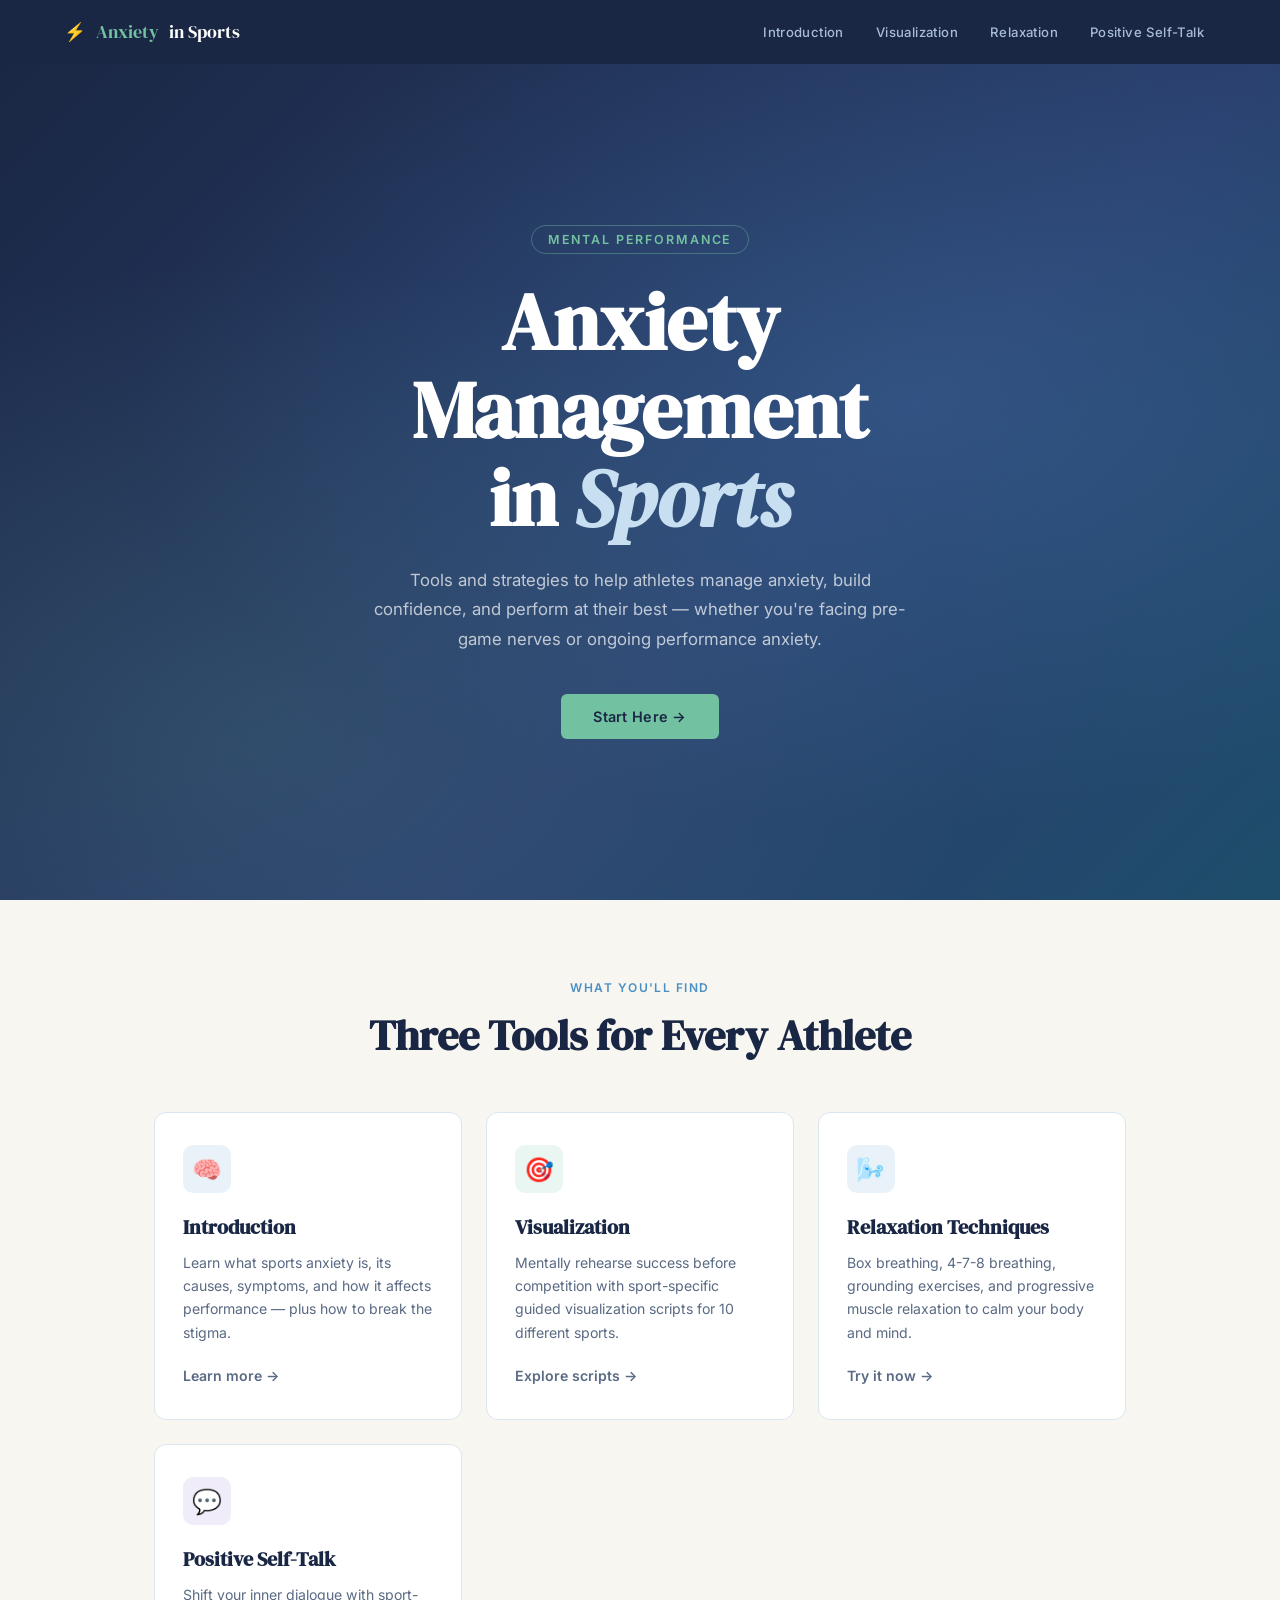
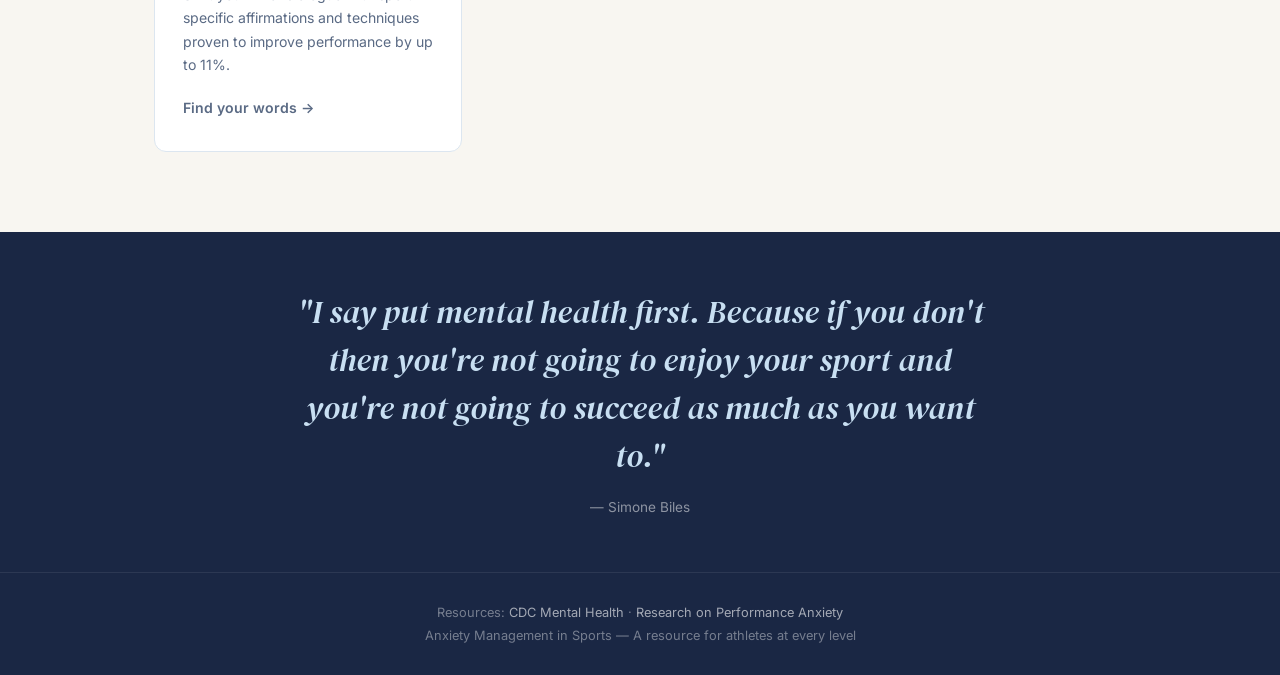
<file: files 4/index.html>
<!DOCTYPE html>
<html lang="en">
<head>
<meta charset="UTF-8">
<meta name="viewport" content="width=device-width, initial-scale=1.0">
<title>Anxiety Management in Sports</title>
<link rel="preconnect" href="https://fonts.googleapis.com">
<link href="https://fonts.googleapis.com/css2?family=DM+Serif+Display:ital@0;1&family=Inter:wght@300;400;500;600&display=swap" rel="stylesheet">
<style>
  :root {
    --navy: #1a2744;
    --sky: #4a90c4;
    --sky-light: #c8dff2;
    --mint: #72c1a0;
    --cream: #f8f6f1;
    --white: #ffffff;
    --text: #1a2744;
    --text-muted: #5a6a84;
    --border: #dce6f0;
  }
  * { margin: 0; padding: 0; box-sizing: border-box; }
  html { scroll-behavior: smooth; }
  body { font-family: 'Inter', sans-serif; color: var(--text); background: var(--cream); }

  /* NAV */
  nav {
    position: fixed; top: 0; left: 0; right: 0; z-index: 100;
    background: var(--navy);
    display: flex; align-items: center; justify-content: space-between;
    padding: 0 5%;
    height: 64px;
  }
  .nav-logo {
    font-family: 'DM Serif Display', serif;
    color: var(--white);
    font-size: 1.1rem;
    text-decoration: none;
    display: flex; align-items: center; gap: 10px;
  }
  .nav-logo span { color: var(--mint); }
  .nav-links { display: flex; gap: 8px; }
  .nav-links a {
    color: #a8bdd4;
    text-decoration: none;
    font-size: 0.82rem;
    font-weight: 500;
    letter-spacing: 0.03em;
    padding: 6px 12px;
    border-radius: 4px;
    transition: all 0.2s;
    white-space: nowrap;
  }
  .nav-links a:hover, .nav-links a.active {
    color: var(--white);
    background: rgba(255,255,255,0.1);
  }
  .hamburger { display: none; flex-direction: column; gap: 5px; cursor: pointer; }
  .hamburger span { width: 22px; height: 2px; background: white; border-radius: 2px; }
  .mobile-menu {
    display: none; position: fixed; top: 64px; left: 0; right: 0;
    background: var(--navy); padding: 16px 5%; z-index: 99;
    flex-direction: column; gap: 4px;
  }
  .mobile-menu a {
    color: #a8bdd4; text-decoration: none; font-size: 0.9rem;
    font-weight: 500; padding: 10px 0; border-bottom: 1px solid rgba(255,255,255,0.08);
  }
  .mobile-menu.open { display: flex; }

  /* HERO */
  .hero {
    margin-top: 64px;
    min-height: calc(100vh - 64px);
    background: linear-gradient(135deg, var(--navy) 0%, #2a3f6e 60%, #1e4d6b 100%);
    display: flex; align-items: center; justify-content: center;
    text-align: center;
    padding: 80px 5%;
    position: relative;
    overflow: hidden;
  }
  .hero::before {
    content: '';
    position: absolute; inset: 0;
    background: radial-gradient(ellipse at 70% 40%, rgba(74,144,196,0.25) 0%, transparent 60%),
                radial-gradient(ellipse at 20% 80%, rgba(114,193,160,0.15) 0%, transparent 50%);
  }
  .hero-content { position: relative; max-width: 700px; }
  .hero-eyebrow {
    display: inline-block;
    color: var(--mint);
    font-size: 0.78rem;
    font-weight: 600;
    letter-spacing: 0.15em;
    text-transform: uppercase;
    margin-bottom: 24px;
    padding: 6px 16px;
    border: 1px solid rgba(114,193,160,0.4);
    border-radius: 20px;
  }
  .hero h1 {
    font-family: 'DM Serif Display', serif;
    font-size: clamp(2.5rem, 7vw, 5rem);
    line-height: 1.1;
    color: var(--white);
    margin-bottom: 24px;
  }
  .hero h1 em { font-style: italic; color: var(--sky-light); }
  .hero p {
    font-size: 1.05rem;
    line-height: 1.75;
    color: rgba(255,255,255,0.7);
    max-width: 540px;
    margin: 0 auto 40px;
  }
  .hero-cta {
    display: inline-block;
    background: var(--mint);
    color: var(--navy);
    text-decoration: none;
    font-weight: 600;
    font-size: 0.9rem;
    padding: 14px 32px;
    border-radius: 6px;
    letter-spacing: 0.02em;
    transition: all 0.2s;
  }
  .hero-cta:hover { background: #5dae8a; transform: translateY(-1px); }

  /* CARDS SECTION */
  .cards-section {
    padding: 80px 5%;
    max-width: 1100px;
    margin: 0 auto;
  }
  .section-label {
    text-align: center;
    color: var(--sky);
    font-size: 0.75rem;
    font-weight: 600;
    letter-spacing: 0.12em;
    text-transform: uppercase;
    margin-bottom: 12px;
  }
  .section-title {
    text-align: center;
    font-family: 'DM Serif Display', serif;
    font-size: clamp(1.8rem, 4vw, 2.6rem);
    color: var(--navy);
    margin-bottom: 48px;
  }
  .cards-grid {
    display: grid;
    grid-template-columns: repeat(auto-fit, minmax(240px, 1fr));
    gap: 24px;
  }
  .card {
    background: var(--white);
    border-radius: 12px;
    padding: 32px 28px;
    text-decoration: none;
    color: var(--text);
    border: 1px solid var(--border);
    transition: all 0.25s;
    display: block;
  }
  .card:hover { transform: translateY(-4px); box-shadow: 0 16px 40px rgba(26,39,68,0.12); border-color: var(--sky-light); }
  .card-icon {
    width: 48px; height: 48px;
    border-radius: 10px;
    display: flex; align-items: center; justify-content: center;
    font-size: 1.5rem;
    margin-bottom: 20px;
  }
  .card-icon.blue { background: rgba(74,144,196,0.12); }
  .card-icon.green { background: rgba(114,193,160,0.15); }
  .card-icon.purple { background: rgba(130,100,200,0.12); }
  .card h3 {
    font-family: 'DM Serif Display', serif;
    font-size: 1.25rem;
    margin-bottom: 10px;
  }
  .card p { font-size: 0.88rem; line-height: 1.65; color: var(--text-muted); }
  .card-arrow { margin-top: 20px; color: var(--sky); font-size: 0.82rem; font-weight: 600; }

  /* STAT BAND */
  .stat-band {
    background: var(--navy);
    padding: 56px 5%;
    text-align: center;
  }
  .stat-band blockquote {
    font-family: 'DM Serif Display', serif;
    font-size: clamp(1.2rem, 3vw, 2rem);
    font-style: italic;
    color: var(--sky-light);
    max-width: 700px;
    margin: 0 auto 16px;
    line-height: 1.5;
  }
  .stat-band cite { color: rgba(255,255,255,0.5); font-size: 0.85rem; font-style: normal; }

  /* FOOTER */
  footer {
    background: var(--navy);
    border-top: 1px solid rgba(255,255,255,0.08);
    padding: 32px 5%;
    text-align: center;
    color: rgba(255,255,255,0.4);
    font-size: 0.8rem;
  }
  footer a { color: rgba(255,255,255,0.6); text-decoration: none; }

  @media (max-width: 640px) {
    .nav-links { display: none; }
    .hamburger { display: flex; }
  }
</style>
</head>
<body>

<nav>
  <a href="index.html" class="nav-logo">⚡ <span>Anxiety</span> in Sports</a>
  <div class="nav-links">
    <a href="introduction.html">Introduction</a>
    <a href="visualization.html">Visualization</a>
    <a href="relaxation.html">Relaxation</a>
    <a href="self-talk.html">Positive Self-Talk</a>
  </div>
  <div class="hamburger" onclick="toggleMenu()">
    <span></span><span></span><span></span>
  </div>
</nav>
<div class="mobile-menu" id="mobileMenu">
  <a href="introduction.html">Introduction</a>
  <a href="visualization.html">Visualization Techniques</a>
  <a href="relaxation.html">Relaxation Techniques</a>
  <a href="self-talk.html">Positive Self-Talk</a>
</div>

<section class="hero">
  <div class="hero-content">
    <span class="hero-eyebrow">Mental Performance</span>
    <h1>Anxiety Management<br>in <em>Sports</em></h1>
    <p>Tools and strategies to help athletes manage anxiety, build confidence, and perform at their best — whether you're facing pre-game nerves or ongoing performance anxiety.</p>
    <a href="introduction.html" class="hero-cta">Start Here →</a>
  </div>
</section>

<section class="cards-section">
  <p class="section-label">What You'll Find</p>
  <h2 class="section-title">Three Tools for Every Athlete</h2>
  <div class="cards-grid">
    <a href="introduction.html" class="card">
      <div class="card-icon blue">🧠</div>
      <h3>Introduction</h3>
      <p>Learn what sports anxiety is, its causes, symptoms, and how it affects performance — plus how to break the stigma.</p>
      <p class="card-arrow">Learn more →</p>
    </a>
    <a href="visualization.html" class="card">
      <div class="card-icon green">🎯</div>
      <h3>Visualization</h3>
      <p>Mentally rehearse success before competition with sport-specific guided visualization scripts for 10 different sports.</p>
      <p class="card-arrow">Explore scripts →</p>
    </a>
    <a href="relaxation.html" class="card">
      <div class="card-icon blue">🌬️</div>
      <h3>Relaxation Techniques</h3>
      <p>Box breathing, 4-7-8 breathing, grounding exercises, and progressive muscle relaxation to calm your body and mind.</p>
      <p class="card-arrow">Try it now →</p>
    </a>
    <a href="self-talk.html" class="card">
      <div class="card-icon purple">💬</div>
      <h3>Positive Self-Talk</h3>
      <p>Shift your inner dialogue with sport-specific affirmations and techniques proven to improve performance by up to 11%.</p>
      <p class="card-arrow">Find your words →</p>
    </a>
  </div>
</section>

<section class="stat-band">
  <blockquote>"I say put mental health first. Because if you don't then you're not going to enjoy your sport and you're not going to succeed as much as you want to."</blockquote>
  <cite>— Simone Biles</cite>
</section>

<footer>
  <p>Resources: <a href="https://www.cdc.gov/mental-health/caring/index.html" target="_blank">CDC Mental Health</a> · <a href="https://pmc.ncbi.nlm.nih.gov/articles/PMC6646850/" target="_blank">Research on Performance Anxiety</a></p>
  <p style="margin-top:8px;">Anxiety Management in Sports — A resource for athletes at every level</p>
</footer>

<script>
  function toggleMenu() {
    document.getElementById('mobileMenu').classList.toggle('open');
  }
</script>
</body>
</html>
</file>
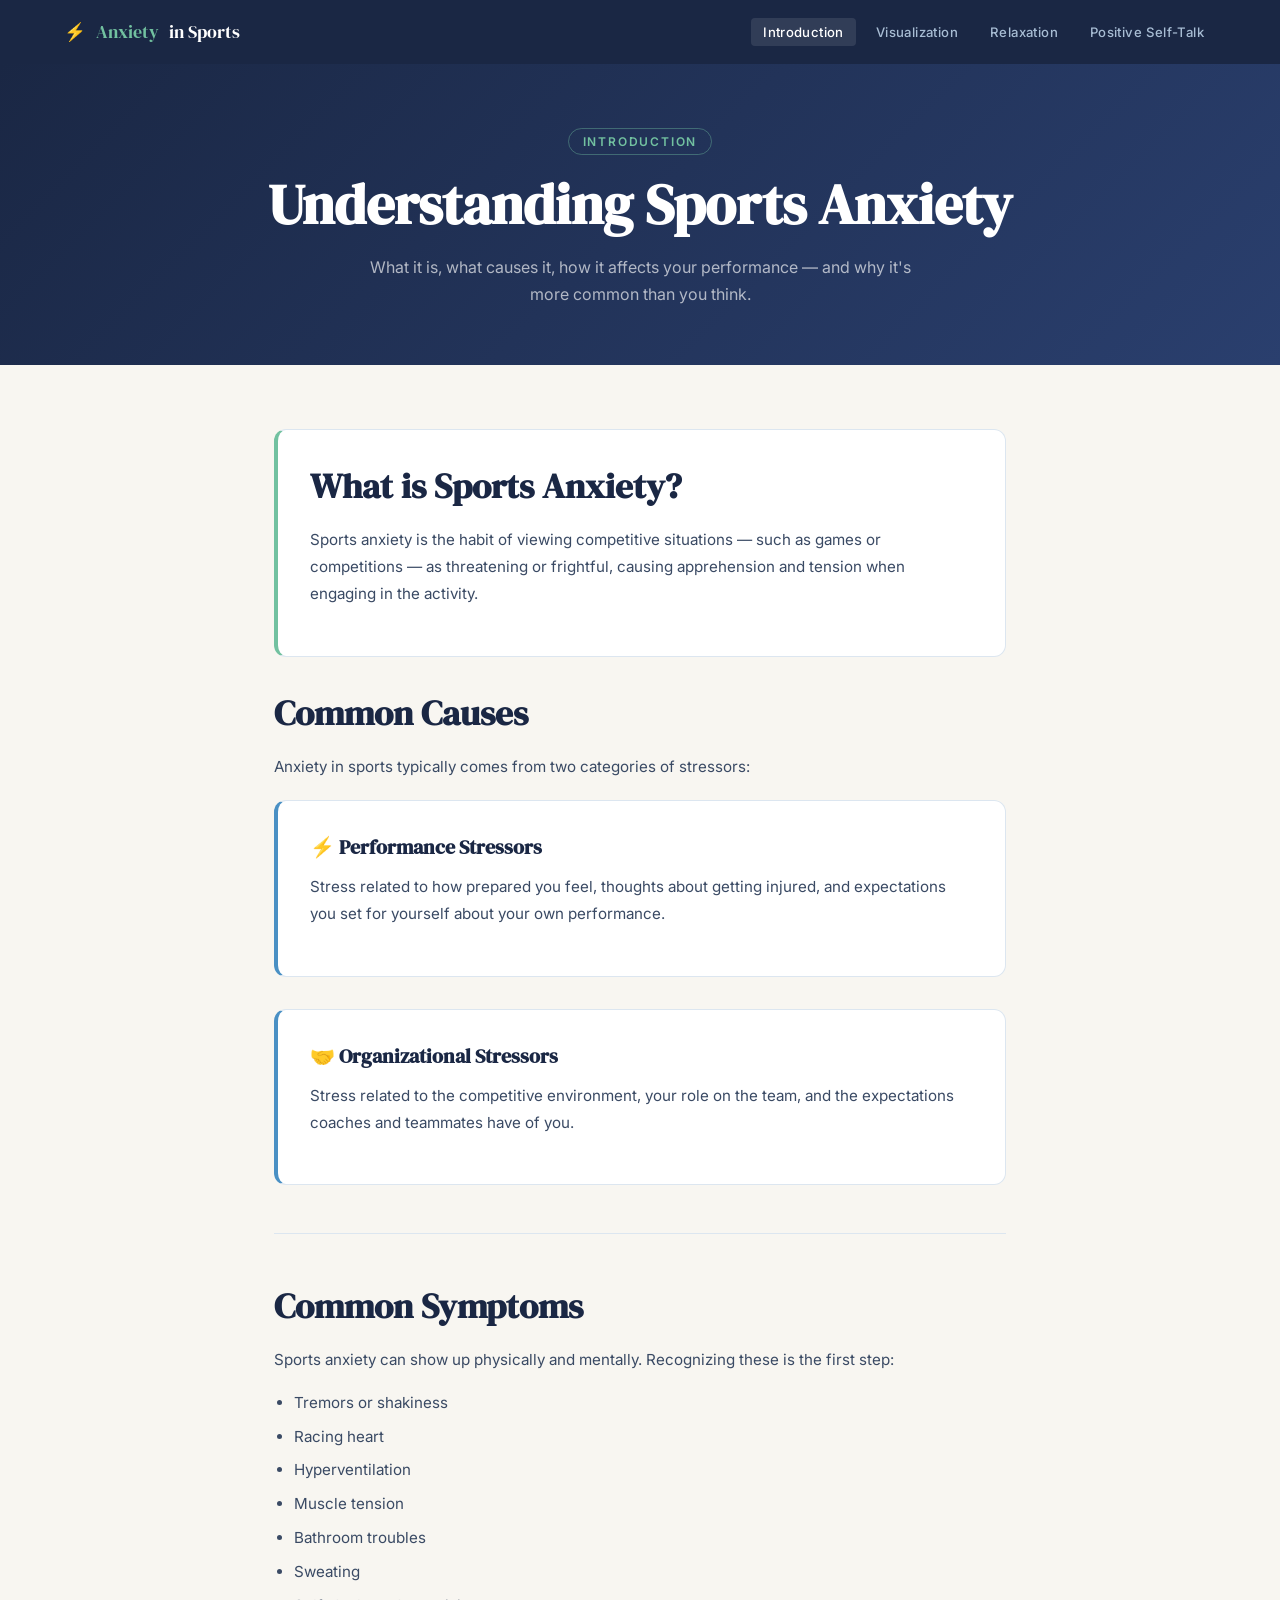
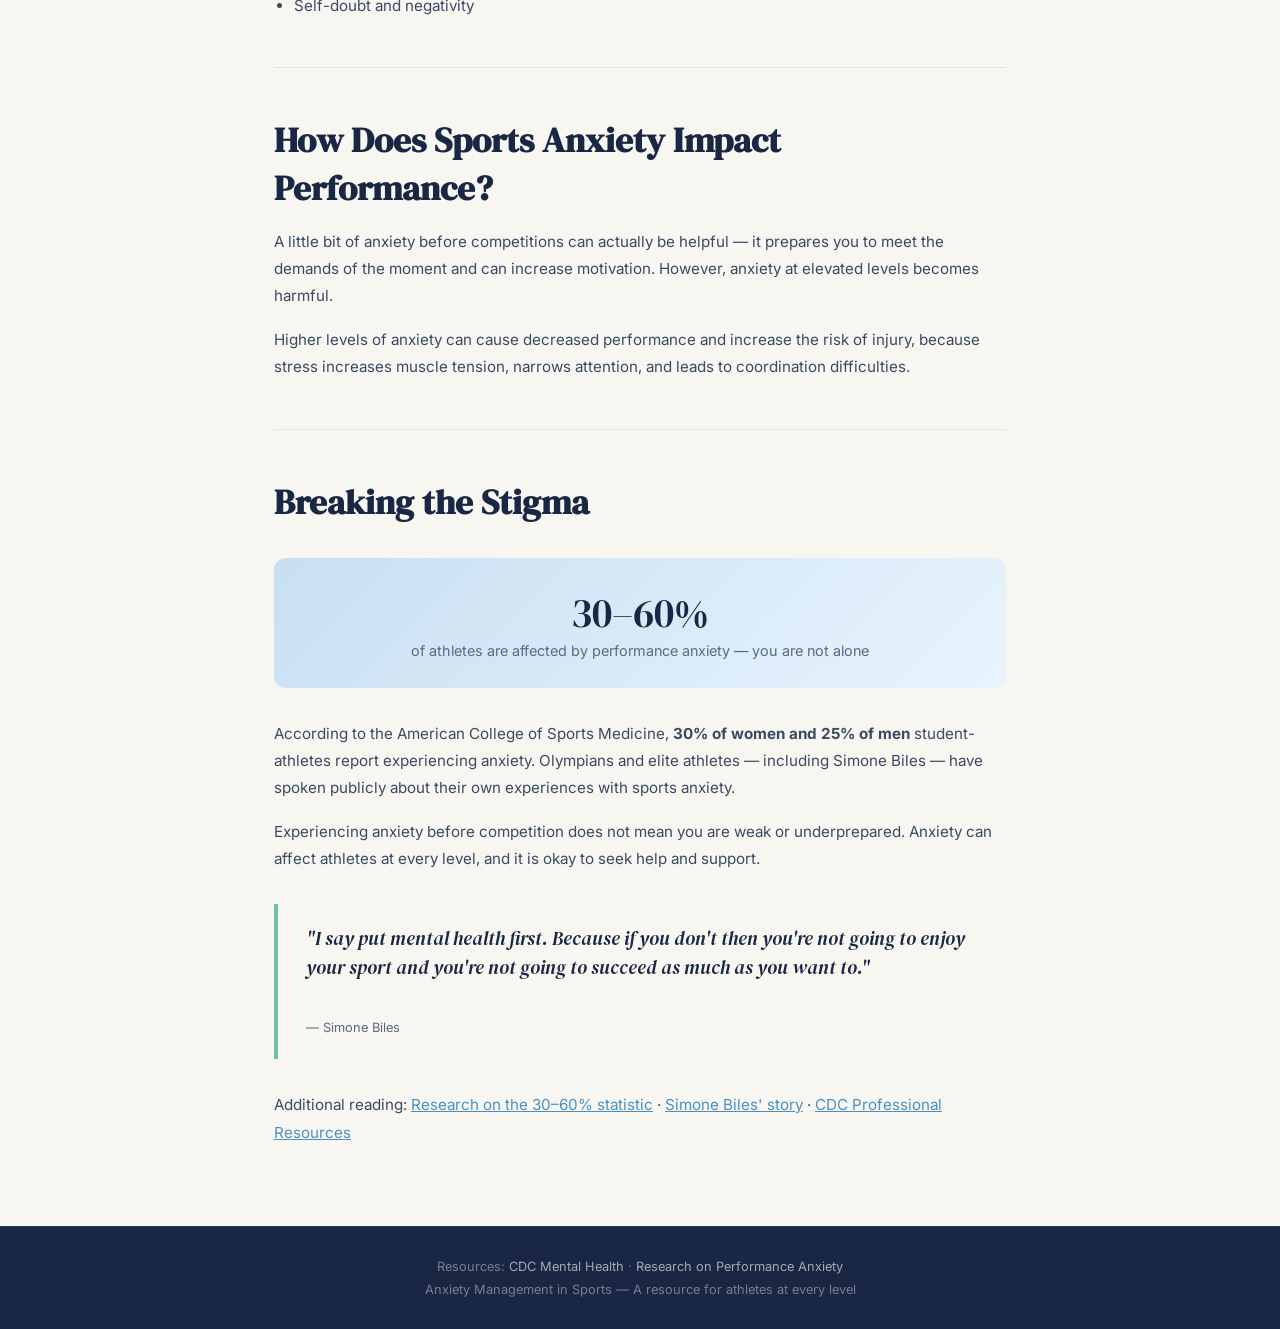
<file: files 4/introduction.html>
<!DOCTYPE html>
<html lang="en">
<head>
<meta charset="UTF-8">
<meta name="viewport" content="width=device-width, initial-scale=1.0">
<title>Introduction to Sports Anxiety</title>
<link rel="preconnect" href="https://fonts.googleapis.com">
<link href="https://fonts.googleapis.com/css2?family=DM+Serif+Display:ital@0;1&family=Inter:wght@300;400;500;600&display=swap" rel="stylesheet">
<link rel="stylesheet" href="shared.css">
</head>
<body>

<nav>
  <a href="index.html" class="nav-logo">⚡ <span>Anxiety</span> in Sports</a>
  <div class="nav-links">
    <a href="introduction.html" class="active">Introduction</a>
    <a href="visualization.html">Visualization</a>
    <a href="relaxation.html">Relaxation</a>
    <a href="self-talk.html">Positive Self-Talk</a>
  </div>
  <div class="hamburger" onclick="toggleMenu()">
    <span></span><span></span><span></span>
  </div>
</nav>
<div class="mobile-menu" id="mobileMenu">
  <a href="introduction.html">Introduction</a>
  <a href="visualization.html">Visualization Techniques</a>
  <a href="relaxation.html">Relaxation Techniques</a>
  <a href="self-talk.html">Positive Self-Talk</a>
</div>

<div class="page-hero">
  <span class="eyebrow">Introduction</span>
  <h1>Understanding Sports Anxiety</h1>
  <p>What it is, what causes it, how it affects your performance — and why it's more common than you think.</p>
</div>

<div class="page-content">

  <div class="info-block accent-left">
    <h2>What is Sports Anxiety?</h2>
    <p>Sports anxiety is the habit of viewing competitive situations — such as games or competitions — as threatening or frightful, causing apprehension and tension when engaging in the activity.</p>
  </div>

  <h2>Common Causes</h2>
  <p>Anxiety in sports typically comes from two categories of stressors:</p>

  <div class="info-block accent-sky" style="margin-top:20px;">
    <h3>⚡ Performance Stressors</h3>
    <p>Stress related to how prepared you feel, thoughts about getting injured, and expectations you set for yourself about your own performance.</p>
  </div>
  <div class="info-block accent-sky">
    <h3>🤝 Organizational Stressors</h3>
    <p>Stress related to the competitive environment, your role on the team, and the expectations coaches and teammates have of you.</p>
  </div>

  <hr class="section-divider">

  <h2>Common Symptoms</h2>
  <p>Sports anxiety can show up physically and mentally. Recognizing these is the first step:</p>
  <ul>
    <li>Tremors or shakiness</li>
    <li>Racing heart</li>
    <li>Hyperventilation</li>
    <li>Muscle tension</li>
    <li>Bathroom troubles</li>
    <li>Sweating</li>
    <li>Self-doubt and negativity</li>
  </ul>

  <hr class="section-divider">

  <h2>How Does Sports Anxiety Impact Performance?</h2>
  <p>A little bit of anxiety before competitions can actually be helpful — it prepares you to meet the demands of the moment and can increase motivation. However, anxiety at elevated levels becomes harmful.</p>
  <p>Higher levels of anxiety can cause decreased performance and increase the risk of injury, because stress increases muscle tension, narrows attention, and leads to coordination difficulties.</p>

  <hr class="section-divider">

  <h2>Breaking the Stigma</h2>
  <div class="stat-highlight">
    <span class="stat-num">30–60%</span>
    <span class="stat-label">of athletes are affected by performance anxiety — you are not alone</span>
  </div>

  <p>According to the American College of Sports Medicine, <strong>30% of women and 25% of men</strong> student-athletes report experiencing anxiety. Olympians and elite athletes — including Simone Biles — have spoken publicly about their own experiences with sports anxiety.</p>
  <p>Experiencing anxiety before competition does not mean you are weak or underprepared. Anxiety can affect athletes at every level, and it is okay to seek help and support.</p>

  <div class="pullquote">
    "I say put mental health first. Because if you don't then you're not going to enjoy your sport and you're not going to succeed as much as you want to."
    <br><br><small style="font-family:Inter,sans-serif;font-size:0.8rem;color:#5a6a84;font-style:normal;">— Simone Biles</small>
  </div>

  <p>Additional reading: <a href="https://pmc.ncbi.nlm.nih.gov/articles/PMC6646850/" target="_blank" style="color:var(--sky);">Research on the 30–60% statistic</a> · <a href="https://athletesinaction.org/articles/what-simones-step-back-teaches-us/" target="_blank" style="color:var(--sky);">Simone Biles' story</a> · <a href="https://www.cdc.gov/mental-health/caring/index.html" target="_blank" style="color:var(--sky);">CDC Professional Resources</a></p>

</div>

<footer>
  <p>Resources: <a href="https://www.cdc.gov/mental-health/caring/index.html" target="_blank">CDC Mental Health</a> · <a href="https://pmc.ncbi.nlm.nih.gov/articles/PMC6646850/" target="_blank">Research on Performance Anxiety</a></p>
  <p style="margin-top:8px;">Anxiety Management in Sports — A resource for athletes at every level</p>
</footer>

<script>function toggleMenu(){document.getElementById('mobileMenu').classList.toggle('open');}</script>
</body>
</html>
</file>
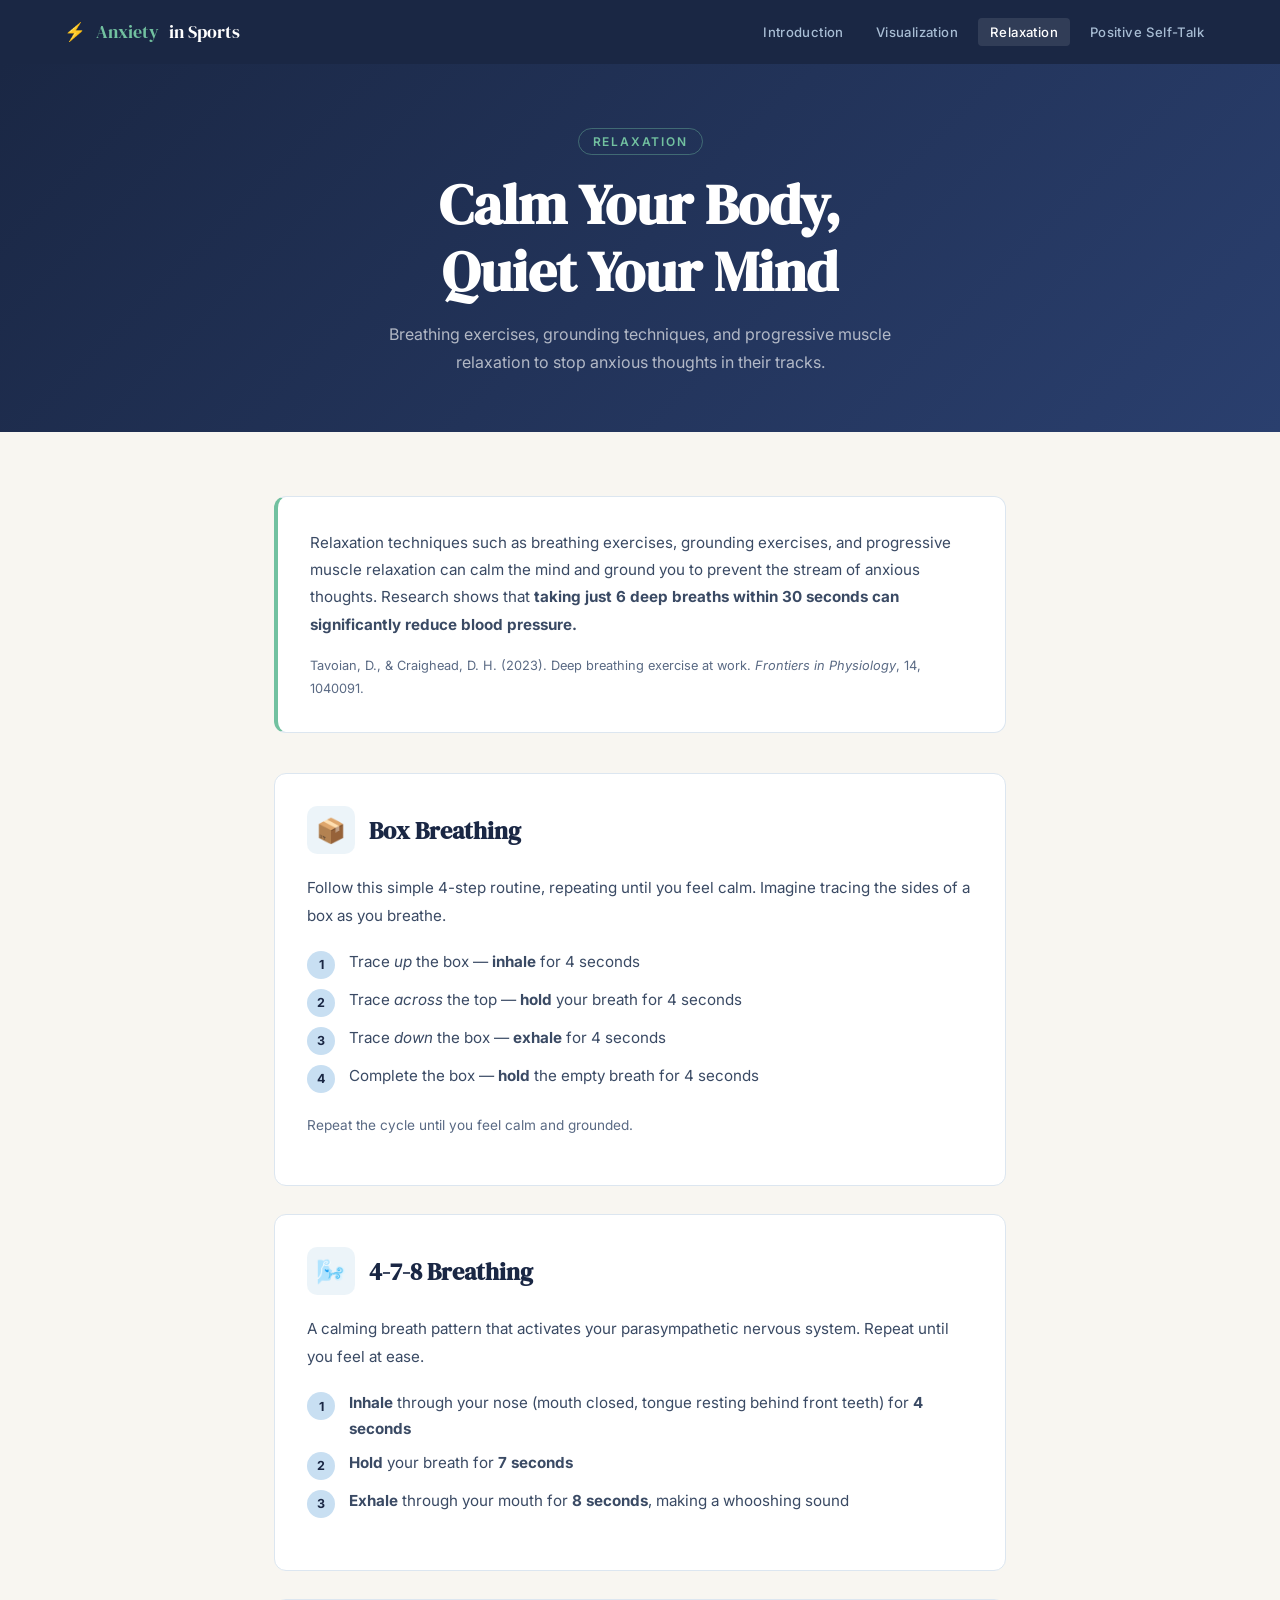
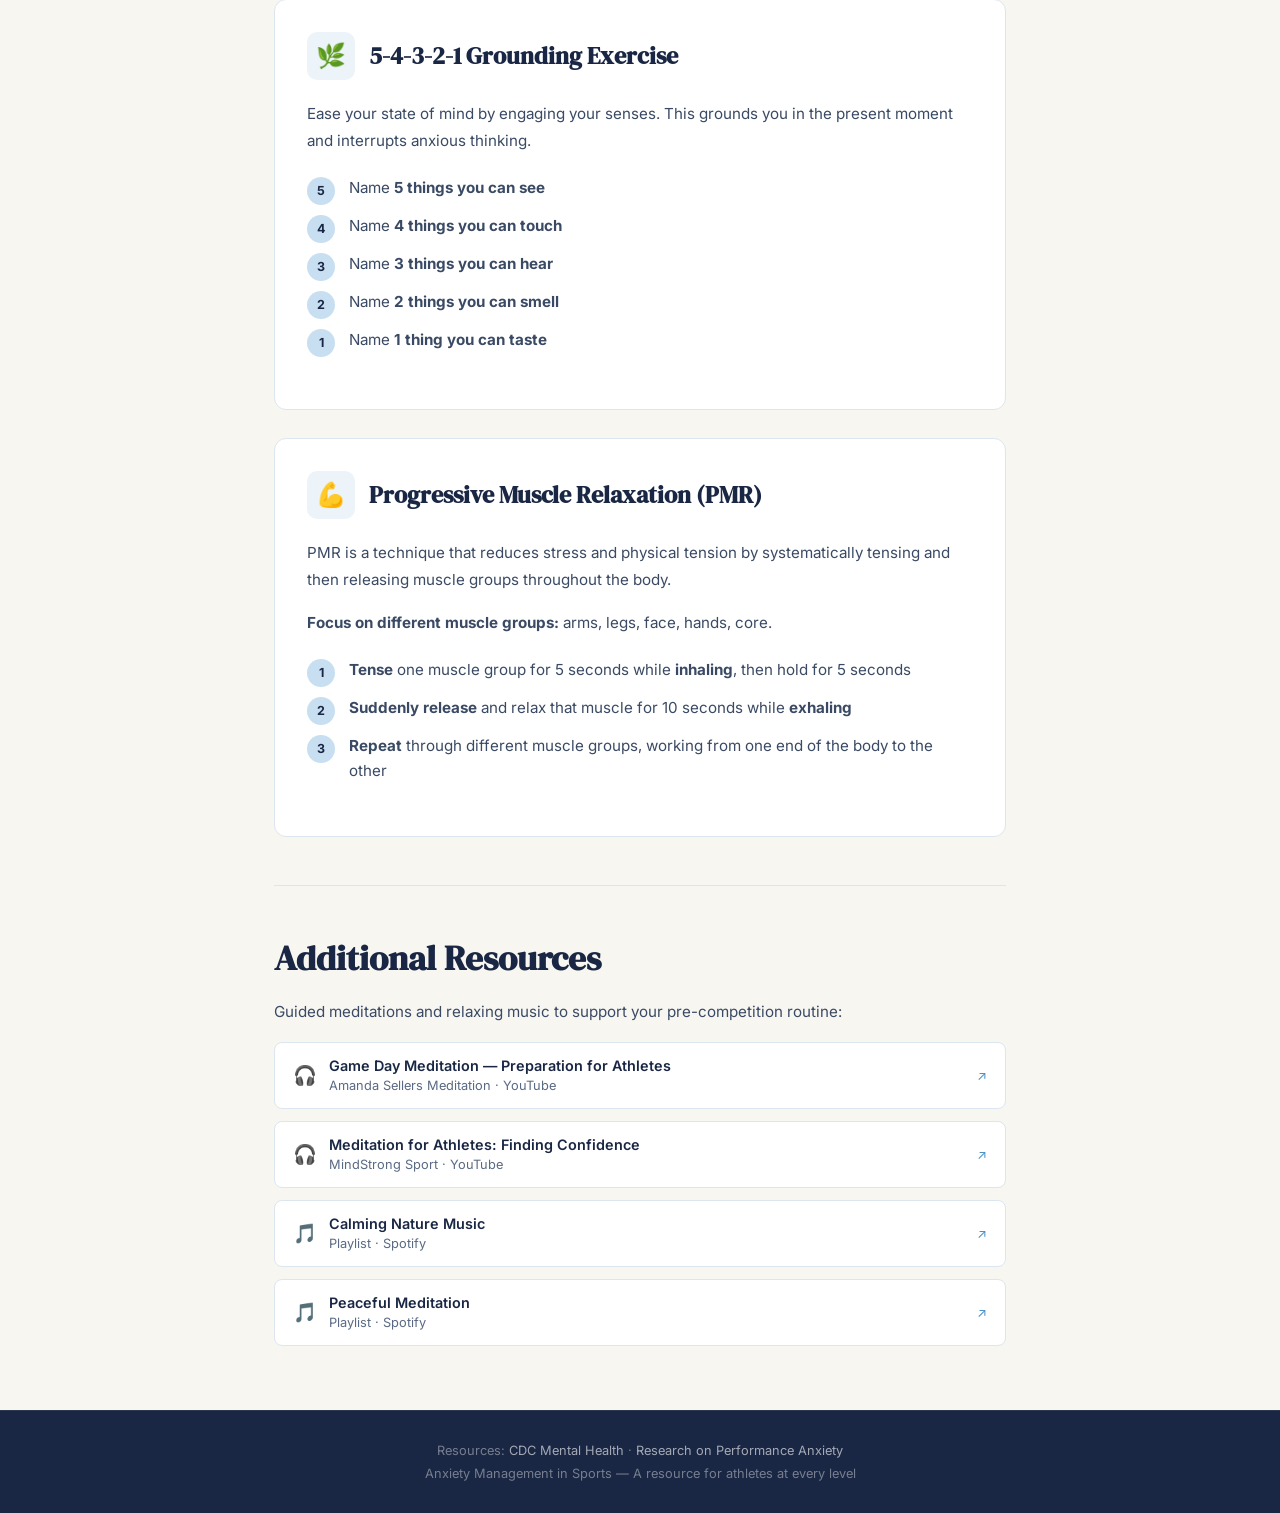
<file: files 4/relaxation.html>
<!DOCTYPE html>
<html lang="en">
<head>
<meta charset="UTF-8">
<meta name="viewport" content="width=device-width, initial-scale=1.0">
<title>Relaxation Techniques — Anxiety Management in Sports</title>
<link rel="preconnect" href="https://fonts.googleapis.com">
<link href="https://fonts.googleapis.com/css2?family=DM+Serif+Display:ital@0;1&family=Inter:wght@300;400;500;600&display=swap" rel="stylesheet">
<link rel="stylesheet" href="shared.css">
<style>
  .technique-card {
    background: var(--white); border: 1px solid var(--border);
    border-radius: 12px; padding: 32px; margin-bottom: 28px;
  }
  .technique-card .t-header {
    display: flex; align-items: center; gap: 14px; margin-bottom: 20px;
  }
  .technique-card .t-icon {
    width: 48px; height: 48px; border-radius: 10px;
    background: rgba(74,144,196,0.1); font-size: 1.5rem;
    display: flex; align-items: center; justify-content: center; flex-shrink: 0;
  }
  .technique-card h2 { font-family: 'DM Serif Display', serif; font-size: 1.5rem; color: var(--navy); margin-bottom: 0; }
  .breathing-steps { list-style:none; margin-left:0!important; }
  .breathing-steps li {
    display: flex; gap: 14px; margin-bottom: 16px; align-items: flex-start;
  }
  .bs-num {
    min-width: 28px; height: 28px; border-radius: 50%;
    background: var(--sky-light); color: var(--navy);
    font-size: 0.78rem; font-weight: 700;
    display: flex; align-items: center; justify-content: center; flex-shrink: 0;
    margin-top: 2px;
  }
  .links-section { margin-top: 40px; }
  .link-row { display: flex; flex-direction: column; gap: 12px; margin-top: 16px; }
  .ext-link {
    display: flex; align-items: center; gap: 12px;
    background: var(--white); border: 1px solid var(--border);
    border-radius: 8px; padding: 14px 18px;
    text-decoration: none; color: var(--text);
    transition: all 0.2s;
  }
  .ext-link:hover { border-color: var(--sky); background: rgba(74,144,196,0.04); }
  .ext-link .el-icon { font-size: 1.2rem; }
  .ext-link .el-body { flex: 1; }
  .ext-link .el-title { font-weight: 600; font-size: 0.9rem; display: block; }
  .ext-link .el-sub { color: var(--text-muted); font-size: 0.8rem; }
  .ext-link .el-arrow { color: var(--sky); font-size: 0.8rem; }
</style>
</head>
<body>

<nav>
  <a href="index.html" class="nav-logo">⚡ <span>Anxiety</span> in Sports</a>
  <div class="nav-links">
    <a href="introduction.html">Introduction</a>
    <a href="visualization.html">Visualization</a>
    <a href="relaxation.html" class="active">Relaxation</a>
    <a href="self-talk.html">Positive Self-Talk</a>
  </div>
  <div class="hamburger" onclick="toggleMenu()">
    <span></span><span></span><span></span>
  </div>
</nav>
<div class="mobile-menu" id="mobileMenu">
  <a href="introduction.html">Introduction</a>
  <a href="visualization.html">Visualization Techniques</a>
  <a href="relaxation.html">Relaxation Techniques</a>
  <a href="self-talk.html">Positive Self-Talk</a>
</div>

<div class="page-hero">
  <span class="eyebrow">Relaxation</span>
  <h1>Calm Your Body,<br>Quiet Your Mind</h1>
  <p>Breathing exercises, grounding techniques, and progressive muscle relaxation to stop anxious thoughts in their tracks.</p>
</div>

<div class="page-content">

  <div class="info-block accent-left" style="margin-bottom:40px;">
    <p>Relaxation techniques such as breathing exercises, grounding exercises, and progressive muscle relaxation can calm the mind and ground you to prevent the stream of anxious thoughts. Research shows that <strong>taking just 6 deep breaths within 30 seconds can significantly reduce blood pressure.</strong></p>
    <p style="margin-bottom:0;font-size:0.8rem;color:var(--text-muted);margin-top:8px;">Tavoian, D., &amp; Craighead, D. H. (2023). Deep breathing exercise at work. <em>Frontiers in Physiology</em>, 14, 1040091.</p>
  </div>

  <div class="technique-card">
    <div class="t-header">
      <div class="t-icon">📦</div>
      <h2>Box Breathing</h2>
    </div>
    <p>Follow this simple 4-step routine, repeating until you feel calm. Imagine tracing the sides of a box as you breathe.</p>
    <ul class="breathing-steps" style="margin-top:20px;">
      <li><div class="bs-num">1</div><div>Trace <em>up</em> the box — <strong>inhale</strong> for 4 seconds</div></li>
      <li><div class="bs-num">2</div><div>Trace <em>across</em> the top — <strong>hold</strong> your breath for 4 seconds</div></li>
      <li><div class="bs-num">3</div><div>Trace <em>down</em> the box — <strong>exhale</strong> for 4 seconds</div></li>
      <li><div class="bs-num">4</div><div>Complete the box — <strong>hold</strong> the empty breath for 4 seconds</div></li>
    </ul>
    <p style="margin-top:16px;color:var(--text-muted);font-size:0.85rem;">Repeat the cycle until you feel calm and grounded.</p>
  </div>

  <div class="technique-card">
    <div class="t-header">
      <div class="t-icon">🌬️</div>
      <h2>4-7-8 Breathing</h2>
    </div>
    <p>A calming breath pattern that activates your parasympathetic nervous system. Repeat until you feel at ease.</p>
    <ul class="breathing-steps" style="margin-top:20px;">
      <li><div class="bs-num">1</div><div><strong>Inhale</strong> through your nose (mouth closed, tongue resting behind front teeth) for <strong>4 seconds</strong></div></li>
      <li><div class="bs-num">2</div><div><strong>Hold</strong> your breath for <strong>7 seconds</strong></div></li>
      <li><div class="bs-num">3</div><div><strong>Exhale</strong> through your mouth for <strong>8 seconds</strong>, making a whooshing sound</div></li>
    </ul>
  </div>

  <div class="technique-card">
    <div class="t-header">
      <div class="t-icon">🌿</div>
      <h2>5-4-3-2-1 Grounding Exercise</h2>
    </div>
    <p>Ease your state of mind by engaging your senses. This grounds you in the present moment and interrupts anxious thinking.</p>
    <ul class="breathing-steps" style="margin-top:20px;">
      <li><div class="bs-num">5</div><div>Name <strong>5 things you can see</strong></div></li>
      <li><div class="bs-num">4</div><div>Name <strong>4 things you can touch</strong></div></li>
      <li><div class="bs-num">3</div><div>Name <strong>3 things you can hear</strong></div></li>
      <li><div class="bs-num">2</div><div>Name <strong>2 things you can smell</strong></div></li>
      <li><div class="bs-num">1</div><div>Name <strong>1 thing you can taste</strong></div></li>
    </ul>
  </div>

  <div class="technique-card">
    <div class="t-header">
      <div class="t-icon">💪</div>
      <h2>Progressive Muscle Relaxation (PMR)</h2>
    </div>
    <p>PMR is a technique that reduces stress and physical tension by systematically tensing and then releasing muscle groups throughout the body.</p>
    <p><strong>Focus on different muscle groups:</strong> arms, legs, face, hands, core.</p>
    <ul class="breathing-steps" style="margin-top:20px;">
      <li><div class="bs-num">1</div><div><strong>Tense</strong> one muscle group for 5 seconds while <strong>inhaling</strong>, then hold for 5 seconds</div></li>
      <li><div class="bs-num">2</div><div><strong>Suddenly release</strong> and relax that muscle for 10 seconds while <strong>exhaling</strong></div></li>
      <li><div class="bs-num">3</div><div><strong>Repeat</strong> through different muscle groups, working from one end of the body to the other</div></li>
    </ul>
  </div>

  <hr class="section-divider">

  <div class="links-section">
    <h2>Additional Resources</h2>
    <p>Guided meditations and relaxing music to support your pre-competition routine:</p>
    <div class="link-row">
      <a href="https://youtu.be/Sps39GOBOVo?si=6hlRyCbtRrZ2aNvK" target="_blank" class="ext-link">
        <div class="el-icon">🎧</div>
        <div class="el-body">
          <span class="el-title">Game Day Meditation — Preparation for Athletes</span>
          <span class="el-sub">Amanda Sellers Meditation · YouTube</span>
        </div>
        <span class="el-arrow">↗</span>
      </a>
      <a href="https://youtu.be/kzTpalSKsMo?si=QWeKN40H7DkguFuY" target="_blank" class="ext-link">
        <div class="el-icon">🎧</div>
        <div class="el-body">
          <span class="el-title">Meditation for Athletes: Finding Confidence</span>
          <span class="el-sub">MindStrong Sport · YouTube</span>
        </div>
        <span class="el-arrow">↗</span>
      </a>
      <a href="https://open.spotify.com/playlist/37i9dQZF1DX1KVBf2zZZ2X" target="_blank" class="ext-link">
        <div class="el-icon">🎵</div>
        <div class="el-body">
          <span class="el-title">Calming Nature Music</span>
          <span class="el-sub">Playlist · Spotify</span>
        </div>
        <span class="el-arrow">↗</span>
      </a>
      <a href="https://open.spotify.com/playlist/37i9dQZF1DWZqd5JICZI0u" target="_blank" class="ext-link">
        <div class="el-icon">🎵</div>
        <div class="el-body">
          <span class="el-title">Peaceful Meditation</span>
          <span class="el-sub">Playlist · Spotify</span>
        </div>
        <span class="el-arrow">↗</span>
      </a>
    </div>
  </div>

</div>

<footer>
  <p>Resources: <a href="https://www.cdc.gov/mental-health/caring/index.html" target="_blank">CDC Mental Health</a> · <a href="https://pmc.ncbi.nlm.nih.gov/articles/PMC6646850/" target="_blank">Research on Performance Anxiety</a></p>
  <p style="margin-top:8px;">Anxiety Management in Sports — A resource for athletes at every level</p>
</footer>

<script>function toggleMenu(){document.getElementById('mobileMenu').classList.toggle('open');}</script>
</body>
</html>
</file>
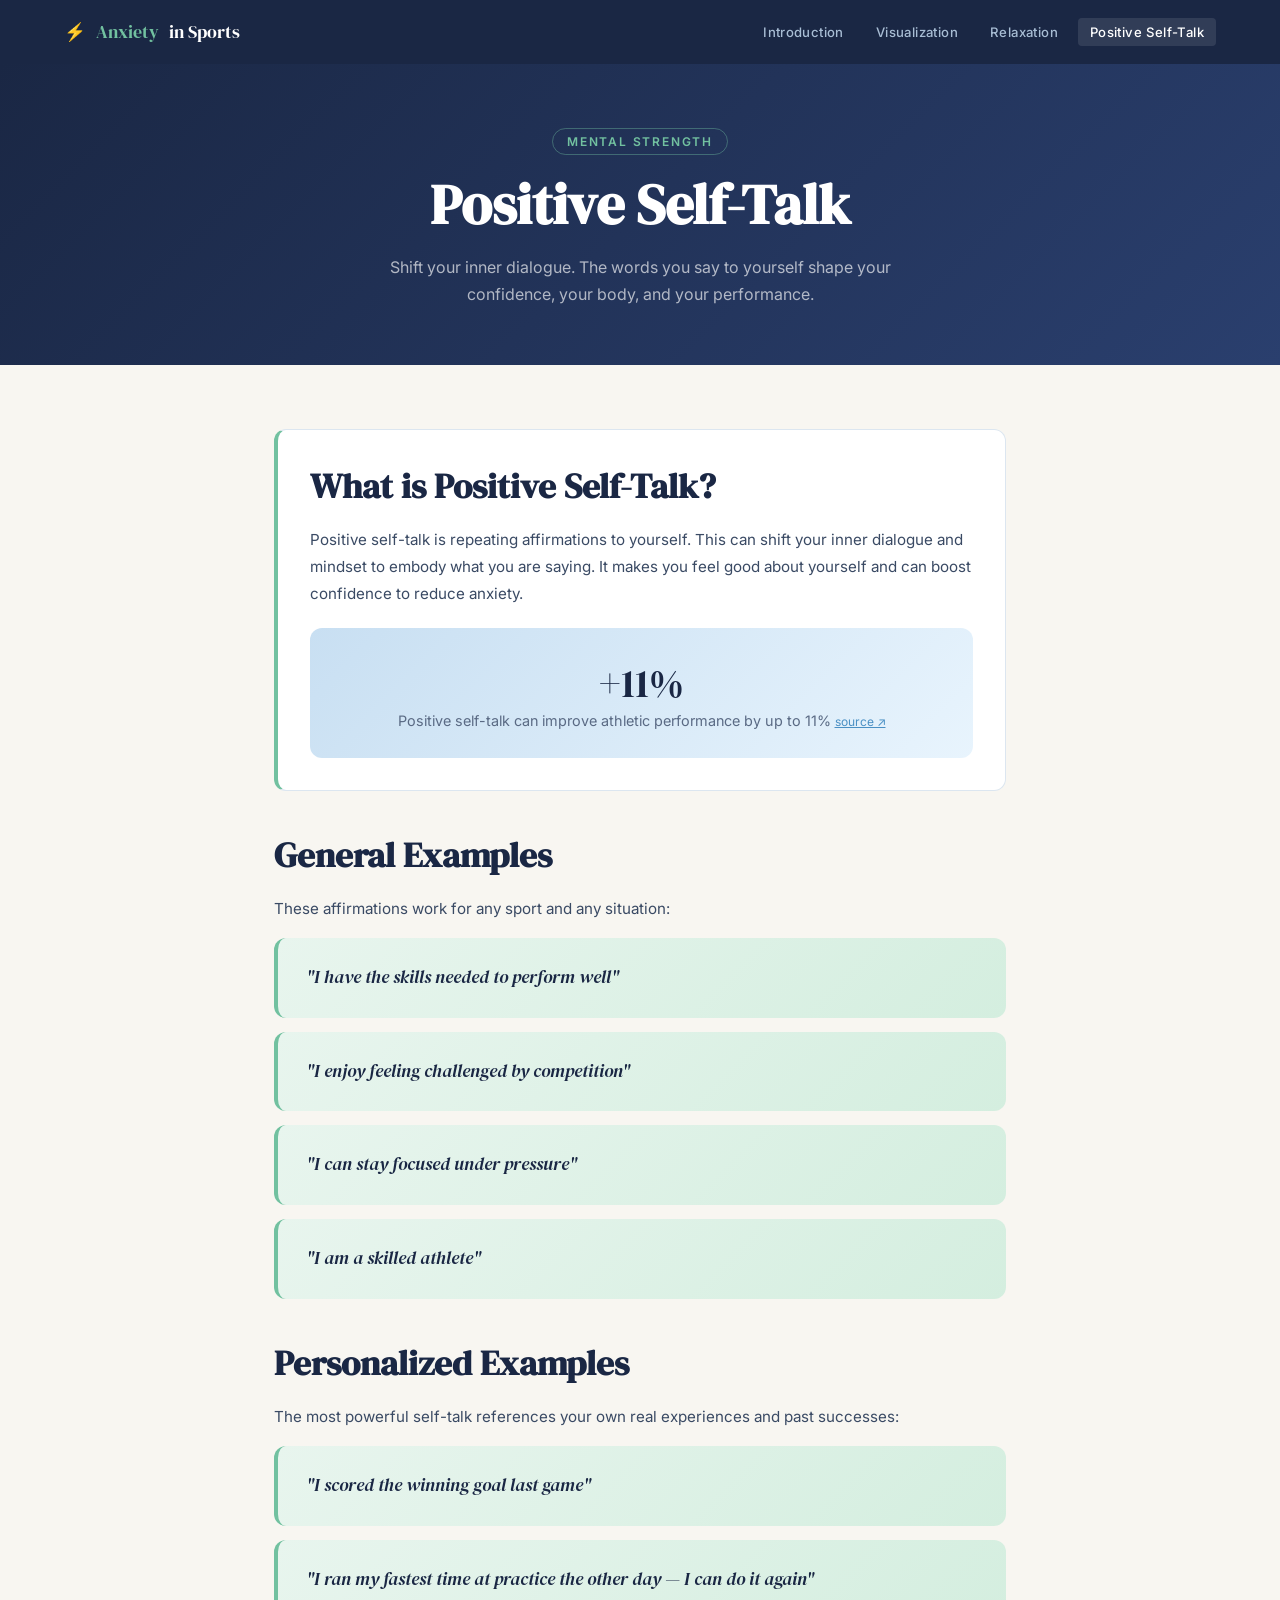
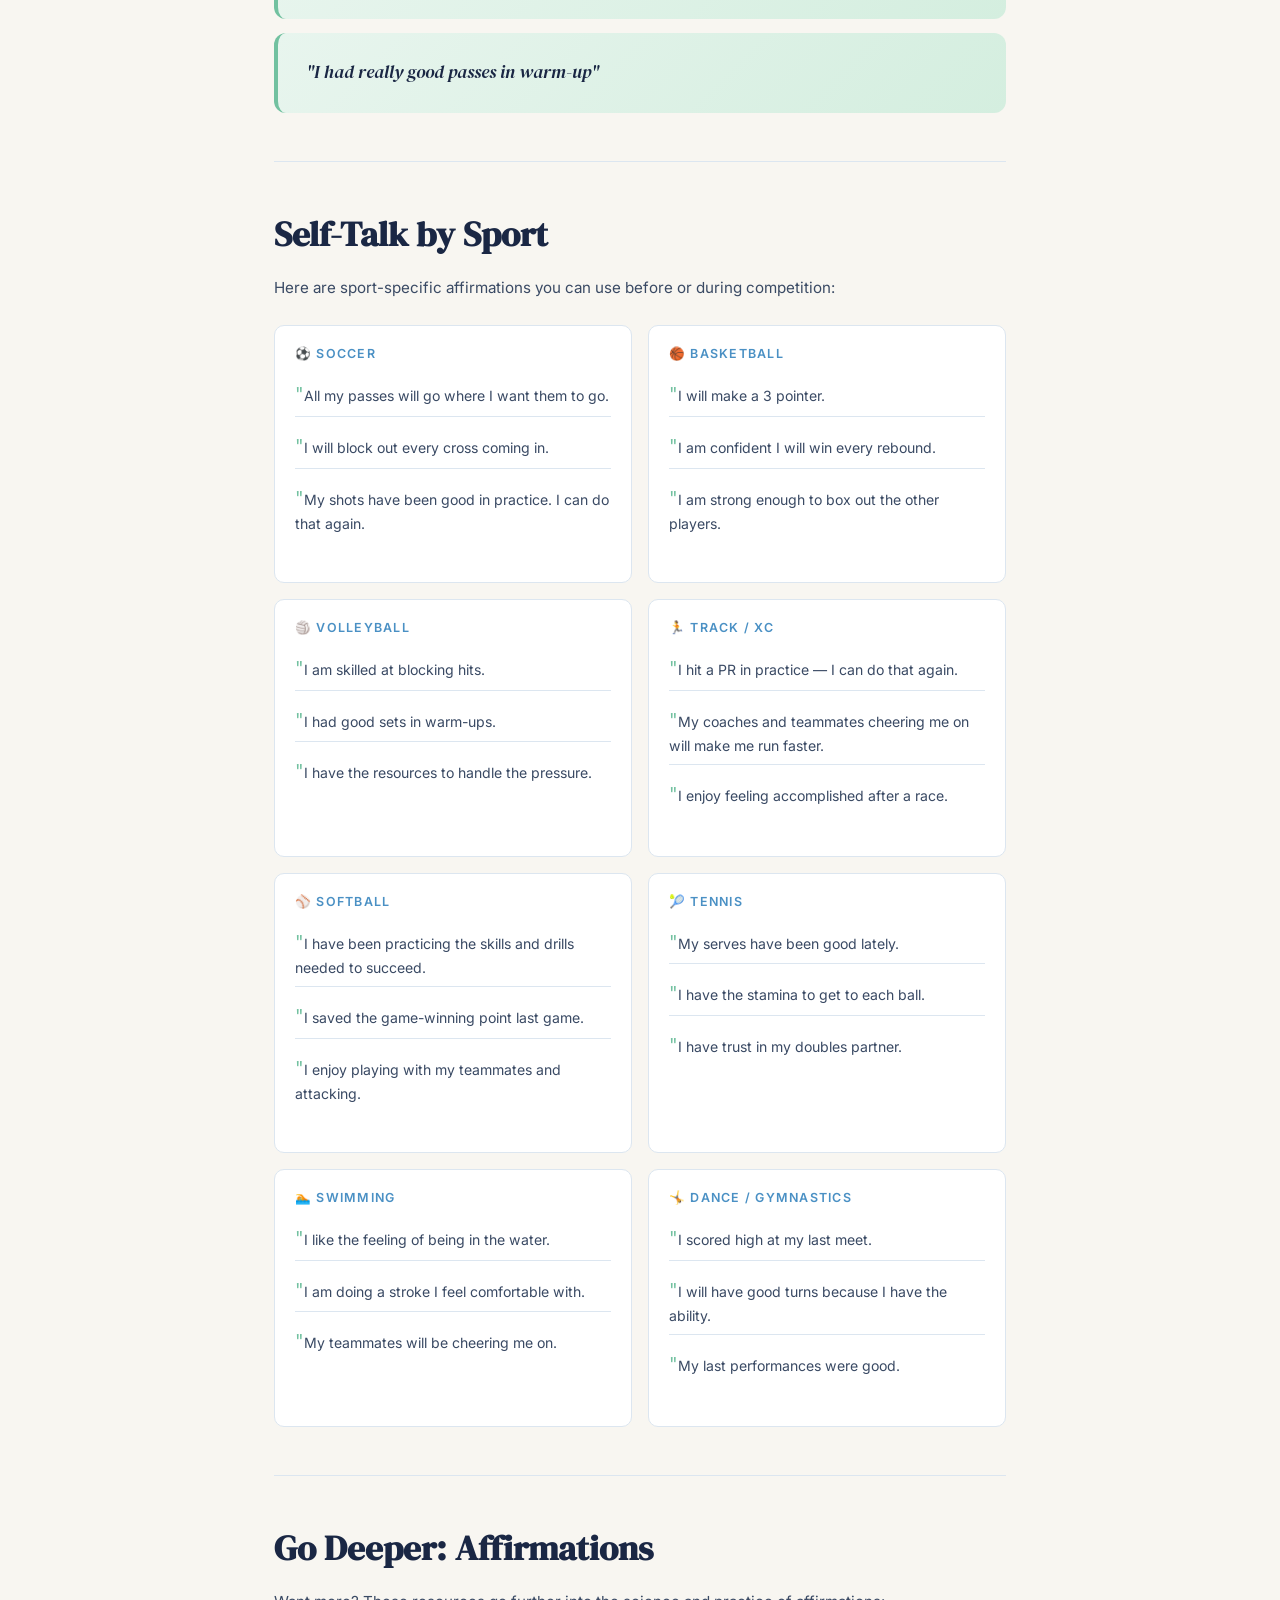
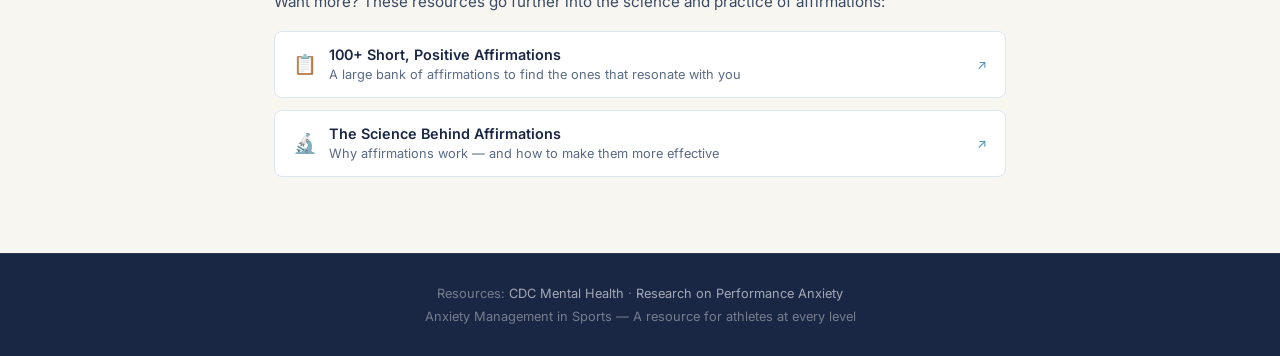
<file: files 4/self-talk.html>
<!DOCTYPE html>
<html lang="en">
<head>
<meta charset="UTF-8">
<meta name="viewport" content="width=device-width, initial-scale=1.0">
<title>Positive Self-Talk — Anxiety Management in Sports</title>
<link rel="preconnect" href="https://fonts.googleapis.com">
<link href="https://fonts.googleapis.com/css2?family=DM+Serif+Display:ital@0;1&family=Inter:wght@300;400;500;600&display=swap" rel="stylesheet">
<link rel="stylesheet" href="shared.css">
<style>
  .affirmation-highlight {
    background: linear-gradient(135deg, #e8f5ee, #d4eedf);
    border-radius: 12px; padding: 24px 28px;
    margin-bottom: 14px; border-left: 4px solid var(--mint);
  }
  .affirmation-highlight p {
    font-family: 'DM Serif Display', serif;
    font-size: 1.1rem; color: var(--navy); margin: 0; font-style: italic;
  }
  .section-h { font-family: 'DM Serif Display', serif; font-size: 1.6rem; color: var(--navy); margin: 40px 0 16px; }
  .ext-link {
    display: flex; align-items: center; gap: 12px;
    background: var(--white); border: 1px solid var(--border);
    border-radius: 8px; padding: 14px 18px;
    text-decoration: none; color: var(--text);
    transition: all 0.2s; margin-bottom: 12px;
  }
  .ext-link:hover { border-color: var(--sky); }
  .ext-link .el-icon { font-size: 1.2rem; }
  .ext-link .el-title { font-weight: 600; font-size: 0.9rem; display: block; }
  .ext-link .el-sub { color: var(--text-muted); font-size: 0.8rem; }
  .ext-link .el-arrow { color: var(--sky); font-size: 0.8rem; margin-left: auto; }
</style>
</head>
<body>

<nav>
  <a href="index.html" class="nav-logo">⚡ <span>Anxiety</span> in Sports</a>
  <div class="nav-links">
    <a href="introduction.html">Introduction</a>
    <a href="visualization.html">Visualization</a>
    <a href="relaxation.html">Relaxation</a>
    <a href="self-talk.html" class="active">Positive Self-Talk</a>
  </div>
  <div class="hamburger" onclick="toggleMenu()">
    <span></span><span></span><span></span>
  </div>
</nav>
<div class="mobile-menu" id="mobileMenu">
  <a href="introduction.html">Introduction</a>
  <a href="visualization.html">Visualization Techniques</a>
  <a href="relaxation.html">Relaxation Techniques</a>
  <a href="self-talk.html">Positive Self-Talk</a>
</div>

<div class="page-hero">
  <span class="eyebrow">Mental Strength</span>
  <h1>Positive Self-Talk</h1>
  <p>Shift your inner dialogue. The words you say to yourself shape your confidence, your body, and your performance.</p>
</div>

<div class="page-content">

  <div class="info-block accent-left">
    <h2>What is Positive Self-Talk?</h2>
    <p>Positive self-talk is repeating affirmations to yourself. This can shift your inner dialogue and mindset to embody what you are saying. It makes you feel good about yourself and can boost confidence to reduce anxiety.</p>
    <div class="stat-highlight" style="margin-top:20px;margin-bottom:0;">
      <span class="stat-num">+11%</span>
      <span class="stat-label">Positive self-talk can improve athletic performance by up to 11% <a href="https://www.positiveperformancetraining.com/blog/the-truth-about-positive-self-talk" target="_blank" style="color:var(--sky);font-size:0.75rem;">source ↗</a></span>
    </div>
  </div>

  <h2 class="section-h">General Examples</h2>
  <p>These affirmations work for any sport and any situation:</p>
  <div class="affirmation-highlight"><p>"I have the skills needed to perform well"</p></div>
  <div class="affirmation-highlight"><p>"I enjoy feeling challenged by competition"</p></div>
  <div class="affirmation-highlight"><p>"I can stay focused under pressure"</p></div>
  <div class="affirmation-highlight"><p>"I am a skilled athlete"</p></div>

  <h2 class="section-h">Personalized Examples</h2>
  <p>The most powerful self-talk references your own real experiences and past successes:</p>
  <div class="affirmation-highlight"><p>"I scored the winning goal last game"</p></div>
  <div class="affirmation-highlight"><p>"I ran my fastest time at practice the other day — I can do it again"</p></div>
  <div class="affirmation-highlight"><p>"I had really good passes in warm-up"</p></div>

  <hr class="section-divider">

  <h2>Self-Talk by Sport</h2>
  <p>Here are sport-specific affirmations you can use before or during competition:</p>

  <div class="self-talk-grid">
    <div class="self-talk-card">
      <h4>⚽ Soccer</h4>
      <ul>
        <li>All my passes will go where I want them to go.</li>
        <li>I will block out every cross coming in.</li>
        <li>My shots have been good in practice. I can do that again.</li>
      </ul>
    </div>
    <div class="self-talk-card">
      <h4>🏀 Basketball</h4>
      <ul>
        <li>I will make a 3 pointer.</li>
        <li>I am confident I will win every rebound.</li>
        <li>I am strong enough to box out the other players.</li>
      </ul>
    </div>
    <div class="self-talk-card">
      <h4>🏐 Volleyball</h4>
      <ul>
        <li>I am skilled at blocking hits.</li>
        <li>I had good sets in warm-ups.</li>
        <li>I have the resources to handle the pressure.</li>
      </ul>
    </div>
    <div class="self-talk-card">
      <h4>🏃 Track / XC</h4>
      <ul>
        <li>I hit a PR in practice — I can do that again.</li>
        <li>My coaches and teammates cheering me on will make me run faster.</li>
        <li>I enjoy feeling accomplished after a race.</li>
      </ul>
    </div>
    <div class="self-talk-card">
      <h4>⚾ Softball</h4>
      <ul>
        <li>I have been practicing the skills and drills needed to succeed.</li>
        <li>I saved the game-winning point last game.</li>
        <li>I enjoy playing with my teammates and attacking.</li>
      </ul>
    </div>
    <div class="self-talk-card">
      <h4>🎾 Tennis</h4>
      <ul>
        <li>My serves have been good lately.</li>
        <li>I have the stamina to get to each ball.</li>
        <li>I have trust in my doubles partner.</li>
      </ul>
    </div>
    <div class="self-talk-card">
      <h4>🏊 Swimming</h4>
      <ul>
        <li>I like the feeling of being in the water.</li>
        <li>I am doing a stroke I feel comfortable with.</li>
        <li>My teammates will be cheering me on.</li>
      </ul>
    </div>
    <div class="self-talk-card">
      <h4>🤸 Dance / Gymnastics</h4>
      <ul>
        <li>I scored high at my last meet.</li>
        <li>I will have good turns because I have the ability.</li>
        <li>My last performances were good.</li>
      </ul>
    </div>
  </div>

  <hr class="section-divider">

  <h2>Go Deeper: Affirmations</h2>
  <p>Want more? These resources go further into the science and practice of affirmations:</p>
  <a href="https://blog.gratefulness.me/short-positive-affirmations/" target="_blank" class="ext-link">
    <div class="el-icon">📋</div>
    <div>
      <span class="el-title">100+ Short, Positive Affirmations</span>
      <span class="el-sub">A large bank of affirmations to find the ones that resonate with you</span>
    </div>
    <span class="el-arrow">↗</span>
  </a>
  <a href="https://www.mentalhealth.com/tools/science-of-affirmations" target="_blank" class="ext-link">
    <div class="el-icon">🔬</div>
    <div>
      <span class="el-title">The Science Behind Affirmations</span>
      <span class="el-sub">Why affirmations work — and how to make them more effective</span>
    </div>
    <span class="el-arrow">↗</span>
  </a>

</div>

<footer>
  <p>Resources: <a href="https://www.cdc.gov/mental-health/caring/index.html" target="_blank">CDC Mental Health</a> · <a href="https://pmc.ncbi.nlm.nih.gov/articles/PMC6646850/" target="_blank">Research on Performance Anxiety</a></p>
  <p style="margin-top:8px;">Anxiety Management in Sports — A resource for athletes at every level</p>
</footer>

<script>function toggleMenu(){document.getElementById('mobileMenu').classList.toggle('open');}</script>
</body>
</html>
</file>
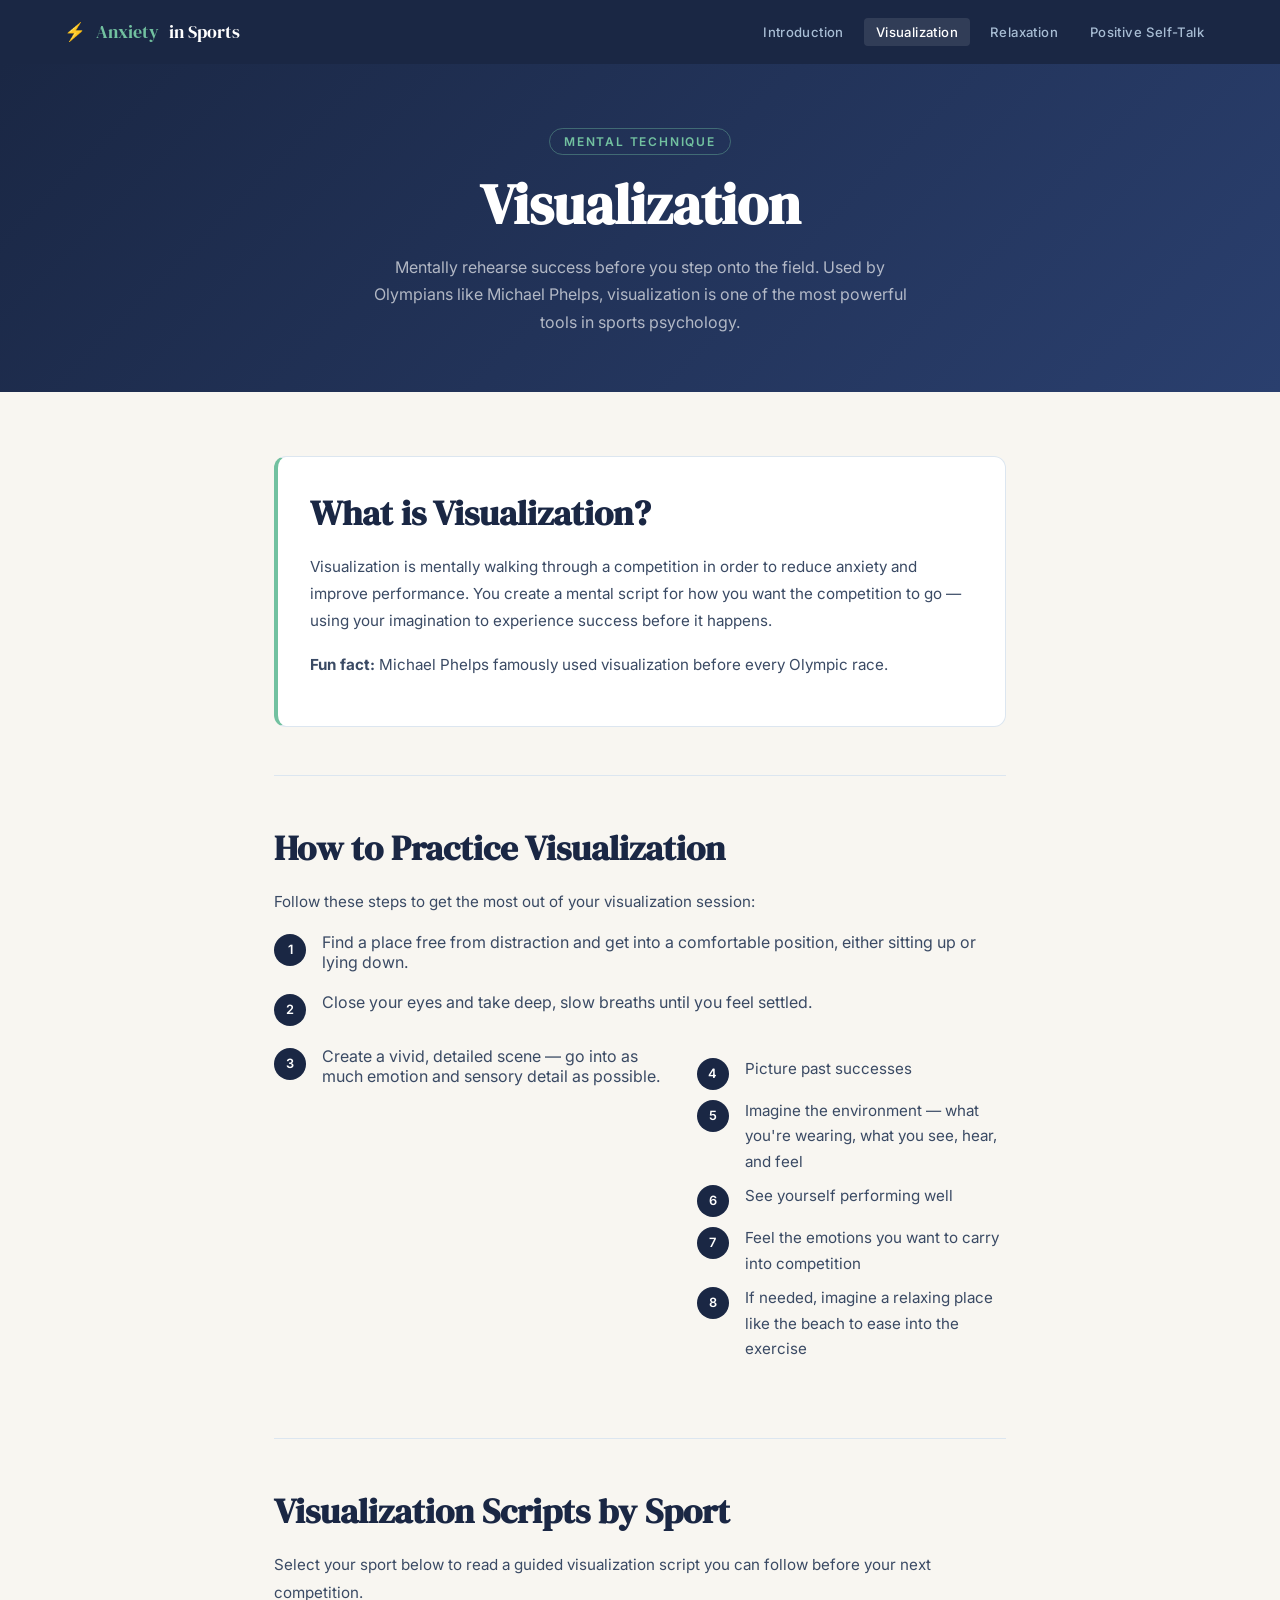
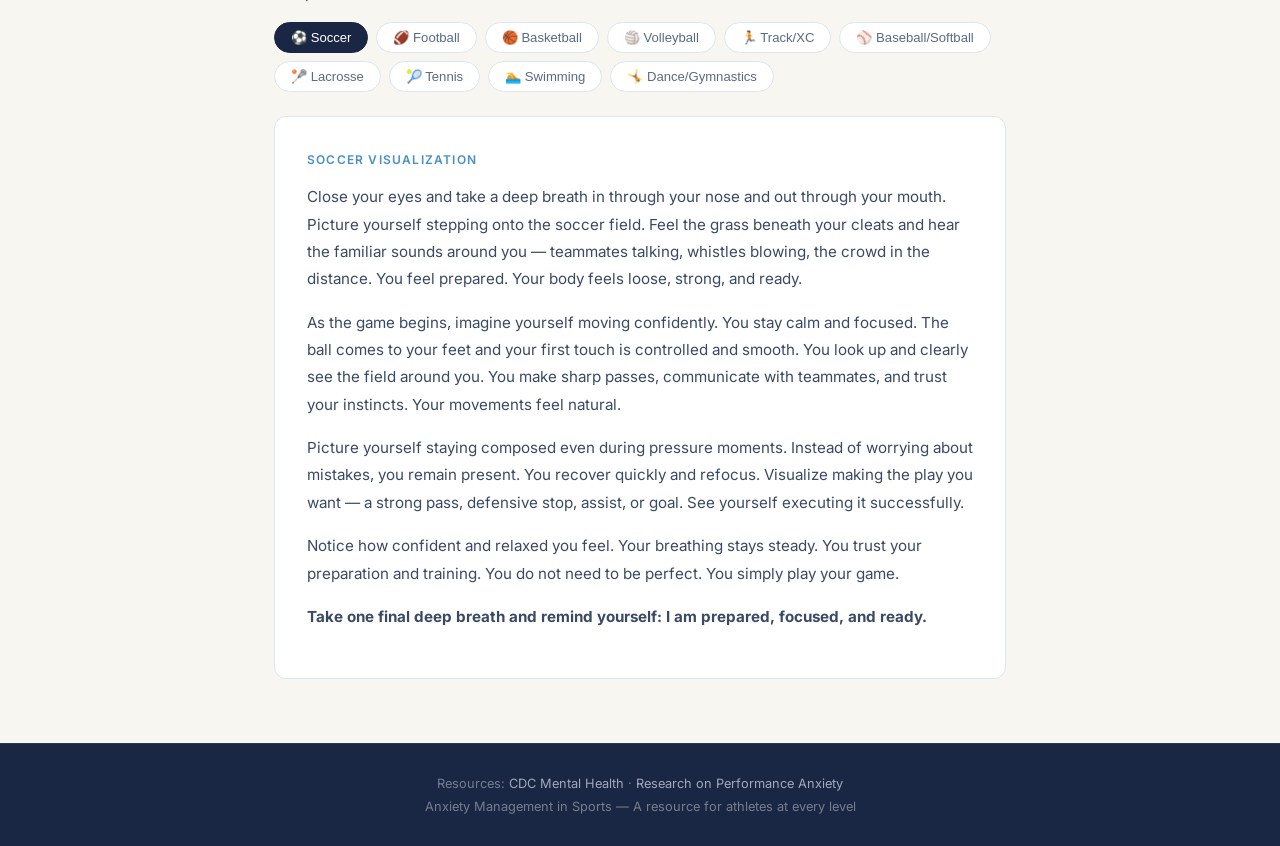
<file: files 4/visualization.html>
<!DOCTYPE html>
<html lang="en">
<head>
<meta charset="UTF-8">
<meta name="viewport" content="width=device-width, initial-scale=1.0">
<title>Visualization Techniques — Anxiety Management in Sports</title>
<link rel="preconnect" href="https://fonts.googleapis.com">
<link href="https://fonts.googleapis.com/css2?family=DM+Serif+Display:ital@0;1&family=Inter:wght@300;400;500;600&display=swap" rel="stylesheet">
<link rel="stylesheet" href="shared.css">
</head>
<body>

<nav>
  <a href="index.html" class="nav-logo">⚡ <span>Anxiety</span> in Sports</a>
  <div class="nav-links">
    <a href="introduction.html">Introduction</a>
    <a href="visualization.html" class="active">Visualization</a>
    <a href="relaxation.html">Relaxation</a>
    <a href="self-talk.html">Positive Self-Talk</a>
  </div>
  <div class="hamburger" onclick="toggleMenu()">
    <span></span><span></span><span></span>
  </div>
</nav>
<div class="mobile-menu" id="mobileMenu">
  <a href="introduction.html">Introduction</a>
  <a href="visualization.html">Visualization Techniques</a>
  <a href="relaxation.html">Relaxation Techniques</a>
  <a href="self-talk.html">Positive Self-Talk</a>
</div>

<div class="page-hero">
  <span class="eyebrow">Mental Technique</span>
  <h1>Visualization</h1>
  <p>Mentally rehearse success before you step onto the field. Used by Olympians like Michael Phelps, visualization is one of the most powerful tools in sports psychology.</p>
</div>

<div class="page-content">

  <div class="info-block accent-left">
    <h2>What is Visualization?</h2>
    <p>Visualization is mentally walking through a competition in order to reduce anxiety and improve performance. You create a mental script for how you want the competition to go — using your imagination to experience success before it happens.</p>
    <p><strong>Fun fact:</strong> Michael Phelps famously used visualization before every Olympic race.</p>
  </div>

  <hr class="section-divider">

  <h2>How to Practice Visualization</h2>
  <p>Follow these steps to get the most out of your visualization session:</p>
  <ol class="steps-list">
    <li>Find a place free from distraction and get into a comfortable position, either sitting up or lying down.</li>
    <li>Close your eyes and take deep, slow breaths until you feel settled.</li>
    <li>Create a vivid, detailed scene — go into as much emotion and sensory detail as possible.
      <ul style="margin-top:10px;margin-left:20px;">
        <li>Picture past successes</li>
        <li>Imagine the environment — what you're wearing, what you see, hear, and feel</li>
        <li>See yourself performing well</li>
        <li>Feel the emotions you want to carry into competition</li>
        <li>If needed, imagine a relaxing place like the beach to ease into the exercise</li>
      </ul>
    </li>
  </ol>

  <hr class="section-divider">

  <h2>Visualization Scripts by Sport</h2>
  <p>Select your sport below to read a guided visualization script you can follow before your next competition.</p>

  <div class="sport-tab-bar">
    <button class="sport-tab active" onclick="showScript('soccer', this)">⚽ Soccer</button>
    <button class="sport-tab" onclick="showScript('football', this)">🏈 Football</button>
    <button class="sport-tab" onclick="showScript('basketball', this)">🏀 Basketball</button>
    <button class="sport-tab" onclick="showScript('volleyball', this)">🏐 Volleyball</button>
    <button class="sport-tab" onclick="showScript('track', this)">🏃 Track/XC</button>
    <button class="sport-tab" onclick="showScript('baseball', this)">⚾ Baseball/Softball</button>
    <button class="sport-tab" onclick="showScript('lacrosse', this)">🥍 Lacrosse</button>
    <button class="sport-tab" onclick="showScript('tennis', this)">🎾 Tennis</button>
    <button class="sport-tab" onclick="showScript('swimming', this)">🏊 Swimming</button>
    <button class="sport-tab" onclick="showScript('dance', this)">🤸 Dance/Gymnastics</button>
  </div>

  <div class="script-box active" id="script-soccer">
    <em class="kicker">Soccer Visualization</em>
    <p>Close your eyes and take a deep breath in through your nose and out through your mouth. Picture yourself stepping onto the soccer field. Feel the grass beneath your cleats and hear the familiar sounds around you — teammates talking, whistles blowing, the crowd in the distance. You feel prepared. Your body feels loose, strong, and ready.</p>
    <p>As the game begins, imagine yourself moving confidently. You stay calm and focused. The ball comes to your feet and your first touch is controlled and smooth. You look up and clearly see the field around you. You make sharp passes, communicate with teammates, and trust your instincts. Your movements feel natural.</p>
    <p>Picture yourself staying composed even during pressure moments. Instead of worrying about mistakes, you remain present. You recover quickly and refocus. Visualize making the play you want — a strong pass, defensive stop, assist, or goal. See yourself executing it successfully.</p>
    <p>Notice how confident and relaxed you feel. Your breathing stays steady. You trust your preparation and training. You do not need to be perfect. You simply play your game.</p>
    <p><strong>Take one final deep breath and remind yourself: I am prepared, focused, and ready.</strong></p>
  </div>

  <div class="script-box" id="script-football">
    <em class="kicker">Football Visualization</em>
    <p>Close your eyes and take a slow breath. Imagine arriving at the stadium. You hear pads clicking, teammates talking, and the crowd building with energy. Feel yourself becoming calm and focused.</p>
    <p>Picture yourself stepping onto the field with confidence. Your body feels strong and ready. See yourself lining up before the snap. Instead of feeling pressure, you feel prepared.</p>
    <p>Visualize your assignment becoming clear. If you are a receiver, imagine running crisp routes and making confident catches. If you are a quarterback, see yourself reading the field and delivering accurate throws. If you play defense, picture reacting quickly and making solid tackles.</p>
    <p>Imagine pressure situations becoming opportunities. Your breathing remains controlled. You trust your training and react naturally. You execute your responsibilities with confidence.</p>
    <p>See yourself making strong plays and helping your team. Feel proud of your effort and preparation.</p>
    <p><strong>Take a breath and remind yourself: I trust my preparation.</strong></p>
  </div>

  <div class="script-box" id="script-basketball">
    <em class="kicker">Basketball Visualization</em>
    <p>Close your eyes and take a slow breath. Picture yourself walking into the gym. Hear sneakers squeaking on the court and basketballs bouncing around you. Feel calm and focused.</p>
    <p>See yourself warming up. Your body feels loose and ready. Visualize your shot feeling smooth. Every movement feels controlled.</p>
    <p>Picture the game beginning. See yourself handling the ball confidently. Your decisions feel natural. You see the court clearly. You make strong passes, communicate, move without hesitation, and stay present.</p>
    <p>Imagine yourself shooting confidently. The ball leaves your hands with perfect form. Watch it drop through the net. Swish.</p>
    <p>Even if mistakes happen, you reset immediately. You stay calm and focused on the next play.</p>
    <p><strong>Feel yourself enjoying the game and trusting your preparation. Repeat quietly: I play with confidence and trust myself.</strong></p>
  </div>

  <div class="script-box" id="script-volleyball">
    <em class="kicker">Volleyball Visualization</em>
    <p>Take a deep breath and picture yourself stepping onto the court. Hear teammates communicating and shoes moving across the floor.</p>
    <p>Visualize yourself feeling loose, energized, and ready. See the serve crossing the net and your body reacting naturally.</p>
    <p>Imagine making clean passes, strong sets, and confident swings. You move easily and communicate clearly with teammates.</p>
    <p>Picture pressure situations. Instead of anxiety, you feel focus. You trust yourself and react naturally.</p>
    <p>Visualize a strong play — an ace, a block, or a kill. Feel confident.</p>
    <p><strong>Repeat: I trust my training and stay present.</strong></p>
  </div>

  <div class="script-box" id="script-track">
    <em class="kicker">Track / Cross Country Visualization</em>
    <p>Take a slow breath and picture yourself standing at the starting line. Feel the ground beneath your spikes. Hear the quiet anticipation around you.</p>
    <p>Notice your breathing becoming calm. You feel prepared.</p>
    <p>The race begins. Imagine yourself running smoothly and relaxed — picture the running form you want. Your stride feels efficient and powerful. You are focused only on your pace and movement.</p>
    <p>Visualize yourself staying calm as fatigue appears. You continue breathing steadily and trust your training.</p>
    <p>See yourself finishing strong. Feel pride as you cross the finish line.</p>
    <p><strong>Tell yourself: I am strong and ready.</strong></p>
  </div>

  <div class="script-box" id="script-baseball">
    <em class="kicker">Baseball / Softball Visualization</em>
    <p>Take a slow breath and picture yourself walking onto the field. Feel the sun, the dirt beneath your cleats, and the glove in your hand.</p>
    <p>Imagine stepping into the batter's box. You feel calm. You take a breath and settle in. The pitcher begins their motion. Everything slows down.</p>
    <p>See the ball clearly. Your body reacts naturally. You stay relaxed and swing confidently. Visualize solid contact. Hear the crack of the bat and watch the ball travel exactly where you want it.</p>
    <p>If you field, imagine reacting smoothly and confidently to the ball. Your movements feel automatic and controlled. If you pitch, imagine throwing the ball with speed and accuracy.</p>
    <p>You trust your preparation and focus only on the current play.</p>
    <p><strong>Tell yourself: One pitch. One moment. Stay present.</strong></p>
  </div>

  <div class="script-box" id="script-lacrosse">
    <em class="kicker">Lacrosse Visualization</em>
    <p>Close your eyes and picture yourself stepping onto the field. Feel the stick in your hands and the excitement around you.</p>
    <p>Visualize yourself moving confidently. You catch passes cleanly, react quickly, and trust your instincts.</p>
    <p>See yourself making smart decisions under pressure. Your breathing stays steady and your focus remains clear.</p>
    <p>Imagine a successful moment — a goal, assist, defensive stop, or save.</p>
    <p>Feel yourself playing freely and confidently.</p>
    <p><strong>Repeat: I trust myself.</strong></p>
  </div>

  <div class="script-box" id="script-tennis">
    <em class="kicker">Tennis Visualization</em>
    <p>Take a deep breath and picture yourself walking onto the court. Hear the bounce of tennis balls and feel the racket in your hand.</p>
    <p>Visualize yourself standing behind the baseline. You feel calm and focused.</p>
    <p>Picture yourself serving confidently. See the toss and smooth motion. Watch the ball land exactly where you want.</p>
    <p>Imagine staying composed between points. You take a breath, reset, and focus only on the next opportunity.</p>
    <p>See yourself moving smoothly and striking confidently.</p>
    <p><strong>Tell yourself: One point at a time.</strong></p>
  </div>

  <div class="script-box" id="script-swimming">
    <em class="kicker">Swimming Visualization</em>
    <p>Close your eyes and picture yourself standing behind the blocks. Hear the quiet sounds of the pool.</p>
    <p>Take a breath and feel calm.</p>
    <p>Visualize stepping onto the block. Your body feels powerful and prepared.</p>
    <p>The signal sounds. You dive smoothly into the water and feel it surround you. Your stroke feels strong and effortless — imagine the form you want. You move with rhythm and confidence.</p>
    <p>Feel yourself remaining calm throughout the race and finishing strong.</p>
    <p><strong>Repeat: Trust your rhythm.</strong></p>
  </div>

  <div class="script-box" id="script-dance">
    <em class="kicker">Dance / Gymnastics Visualization</em>
    <p>Close your eyes and picture yourself standing before your routine begins. Feel your breathing slow.</p>
    <p>Imagine hearing the music begin or preparing for your first movement. Your body feels strong and ready.</p>
    <p>Visualize yourself moving with confidence. Every motion feels smooth and natural.</p>
    <p>If nerves appear, imagine them turning into energy and focus.</p>
    <p>Picture yourself completing your routine successfully and feeling proud.</p>
    <p><strong>Take one final breath and repeat: I trust myself and my preparation.</strong></p>
  </div>

</div>

<footer>
  <p>Resources: <a href="https://www.cdc.gov/mental-health/caring/index.html" target="_blank">CDC Mental Health</a> · <a href="https://pmc.ncbi.nlm.nih.gov/articles/PMC6646850/" target="_blank">Research on Performance Anxiety</a></p>
  <p style="margin-top:8px;">Anxiety Management in Sports — A resource for athletes at every level</p>
</footer>

<script>
  function toggleMenu(){document.getElementById('mobileMenu').classList.toggle('open');}
  function showScript(sport, btn) {
    document.querySelectorAll('.script-box').forEach(el => el.classList.remove('active'));
    document.querySelectorAll('.sport-tab').forEach(el => el.classList.remove('active'));
    document.getElementById('script-' + sport).classList.add('active');
    btn.classList.add('active');
  }
</script>
</body>
</html>
</file>
<file: files 4/shared.css>
/* shared.css — imported by all inner pages */
:root {
  --navy: #1a2744;
  --sky: #4a90c4;
  --sky-light: #c8dff2;
  --mint: #72c1a0;
  --cream: #f8f6f1;
  --white: #ffffff;
  --text: #1a2744;
  --text-muted: #5a6a84;
  --border: #dce6f0;
}
* { margin: 0; padding: 0; box-sizing: border-box; }
html { scroll-behavior: smooth; }
body { font-family: 'Inter', sans-serif; color: var(--text); background: var(--cream); }

nav {
  position: fixed; top: 0; left: 0; right: 0; z-index: 100;
  background: var(--navy);
  display: flex; align-items: center; justify-content: space-between;
  padding: 0 5%; height: 64px;
}
.nav-logo {
  font-family: 'DM Serif Display', serif;
  color: var(--white); font-size: 1.1rem;
  text-decoration: none; display: flex; align-items: center; gap: 10px;
}
.nav-logo span { color: var(--mint); }
.nav-links { display: flex; gap: 8px; }
.nav-links a {
  color: #a8bdd4; text-decoration: none;
  font-size: 0.82rem; font-weight: 500;
  letter-spacing: 0.03em; padding: 6px 12px;
  border-radius: 4px; transition: all 0.2s; white-space: nowrap;
}
.nav-links a:hover, .nav-links a.active { color: var(--white); background: rgba(255,255,255,0.1); }
.hamburger { display: none; flex-direction: column; gap: 5px; cursor: pointer; }
.hamburger span { width: 22px; height: 2px; background: white; border-radius: 2px; }
.mobile-menu {
  display: none; position: fixed; top: 64px; left: 0; right: 0;
  background: var(--navy); padding: 16px 5%; z-index: 99;
  flex-direction: column; gap: 4px;
}
.mobile-menu a { color: #a8bdd4; text-decoration: none; font-size: 0.9rem; font-weight: 500; padding: 10px 0; border-bottom: 1px solid rgba(255,255,255,0.08); }
.mobile-menu.open { display: flex; }

.page-hero {
  margin-top: 64px;
  background: linear-gradient(135deg, var(--navy) 0%, #2a3f6e 100%);
  padding: 64px 5% 56px;
  text-align: center;
}
.page-hero .eyebrow {
  display: inline-block; color: var(--mint);
  font-size: 0.75rem; font-weight: 600; letter-spacing: 0.15em;
  text-transform: uppercase; margin-bottom: 16px;
  padding: 5px 14px; border: 1px solid rgba(114,193,160,0.4); border-radius: 20px;
}
.page-hero h1 {
  font-family: 'DM Serif Display', serif;
  font-size: clamp(2rem, 5vw, 3.5rem);
  color: var(--white); margin-bottom: 16px; line-height: 1.2;
}
.page-hero p { color: rgba(255,255,255,0.65); font-size: 1rem; max-width: 560px; margin: 0 auto; line-height: 1.7; }

.page-content { max-width: 860px; margin: 0 auto; padding: 64px 5%; }
.page-content h2 {
  font-family: 'DM Serif Display', serif;
  font-size: clamp(1.5rem, 3.5vw, 2.2rem);
  color: var(--navy); margin-bottom: 16px;
}
.page-content h3 {
  font-family: 'DM Serif Display', serif;
  font-size: 1.25rem; color: var(--navy); margin-bottom: 12px;
}
.page-content p { line-height: 1.8; color: #3a4a64; margin-bottom: 16px; font-size: 0.95rem; }
.page-content ul { margin: 12px 0 20px 20px; }
.page-content ul li { margin-bottom: 8px; line-height: 1.7; color: #3a4a64; font-size: 0.95rem; }

.section-divider { border: none; border-top: 1px solid var(--border); margin: 48px 0; }

.info-block {
  background: var(--white); border: 1px solid var(--border);
  border-radius: 12px; padding: 32px; margin-bottom: 32px;
}
.info-block.accent-left { border-left: 4px solid var(--mint); }
.info-block.accent-sky { border-left: 4px solid var(--sky); }

.stat-highlight {
  background: linear-gradient(135deg, var(--sky-light), #e8f4fd);
  border-radius: 12px; padding: 28px 32px;
  margin: 32px 0; text-align: center;
}
.stat-highlight .stat-num {
  font-family: 'DM Serif Display', serif;
  font-size: 2.5rem; color: var(--navy); display: block;
}
.stat-highlight .stat-label { color: var(--text-muted); font-size: 0.9rem; margin-top: 4px; }

.steps-list { counter-reset: step; list-style: none; margin-left: 0 !important; }
.steps-list li {
  counter-increment: step;
  display: flex; gap: 16px; align-items: flex-start;
  margin-bottom: 20px; color: #3a4a64;
}
.steps-list li::before {
  content: counter(step);
  min-width: 32px; height: 32px;
  background: var(--navy); color: white;
  border-radius: 50%; display: flex; align-items: center; justify-content: center;
  font-size: 0.8rem; font-weight: 600; flex-shrink: 0; margin-top: 2px;
}

.sport-tab-bar {
  display: flex; flex-wrap: wrap; gap: 8px; margin-bottom: 24px;
}
.sport-tab {
  background: var(--white); border: 1px solid var(--border);
  border-radius: 20px; padding: 7px 16px;
  font-size: 0.82rem; font-weight: 500; cursor: pointer;
  transition: all 0.2s; color: var(--text-muted);
}
.sport-tab:hover { border-color: var(--sky); color: var(--sky); }
.sport-tab.active { background: var(--navy); color: white; border-color: var(--navy); }

.script-box {
  background: var(--white); border: 1px solid var(--border);
  border-radius: 12px; padding: 32px;
  line-height: 1.85; color: #3a4a64; font-size: 0.94rem;
  display: none;
}
.script-box.active { display: block; }
.script-box em.kicker {
  display: block; color: var(--sky); font-style: normal;
  font-size: 0.75rem; font-weight: 600; letter-spacing: 0.1em;
  text-transform: uppercase; margin-bottom: 12px;
}

.pullquote {
  border-left: 4px solid var(--mint);
  margin: 32px 0; padding: 20px 28px;
  font-family: 'DM Serif Display', serif;
  font-size: 1.2rem; color: var(--navy); font-style: italic; line-height: 1.5;
}

.tag-chip {
  display: inline-block; background: rgba(74,144,196,0.1);
  color: var(--sky); border-radius: 4px;
  padding: 3px 10px; font-size: 0.78rem; font-weight: 600;
  letter-spacing: 0.05em; margin-bottom: 12px;
}

.self-talk-grid {
  display: grid; grid-template-columns: repeat(auto-fill, minmax(260px, 1fr));
  gap: 16px; margin: 24px 0;
}
.self-talk-card {
  background: var(--white); border: 1px solid var(--border);
  border-radius: 10px; padding: 20px;
}
.self-talk-card h4 {
  font-size: 0.78rem; font-weight: 600; letter-spacing: 0.1em;
  text-transform: uppercase; color: var(--sky); margin-bottom: 12px;
}
.self-talk-card ul { margin-left: 0 !important; list-style: none; }
.self-talk-card ul li {
  font-size: 0.88rem; line-height: 1.6; padding: 6px 0;
  border-bottom: 1px solid var(--border); color: #3a4a64;
}
.self-talk-card ul li:last-child { border-bottom: none; }
.self-talk-card ul li::before { content: '"'; color: var(--mint); font-size: 1.2rem; }

footer {
  background: var(--navy); border-top: 1px solid rgba(255,255,255,0.08);
  padding: 32px 5%; text-align: center;
  color: rgba(255,255,255,0.4); font-size: 0.8rem;
}
footer a { color: rgba(255,255,255,0.6); text-decoration: none; }

@media (max-width: 640px) {
  .nav-links { display: none; }
  .hamburger { display: flex; }
  .page-content { padding: 40px 5%; }
}
</file>
